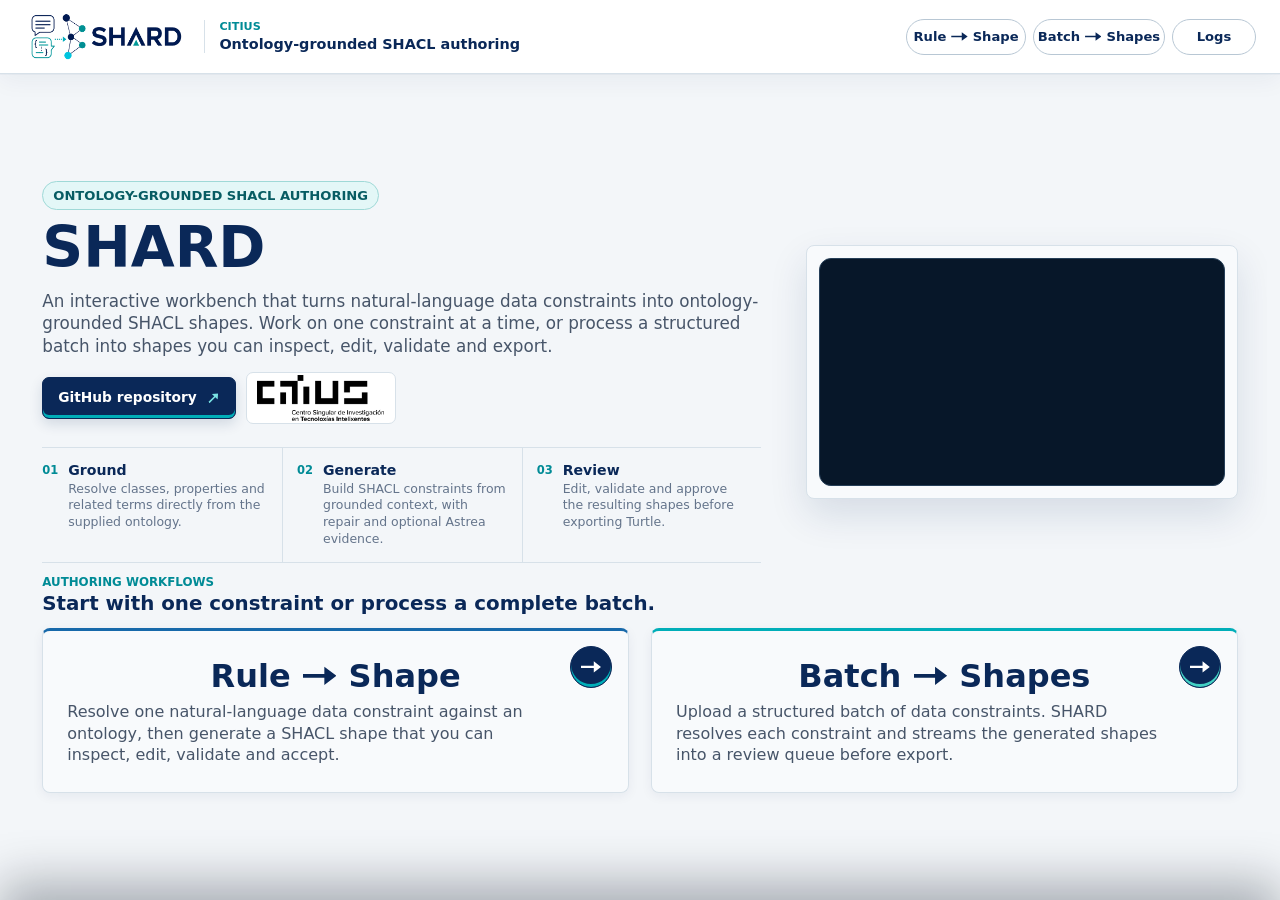
<file: frontend/index.html>
<!doctype html>
<html lang="en">
  <head>
    <meta charset="utf-8">
    <meta name="viewport" content="width=device-width, initial-scale=1">
    <title>SHARD — Ontology-grounded SHACL authoring</title>
    <link rel="stylesheet" href="css/base.css?v=1">
    <link rel="stylesheet" href="css/workspace.css?v=1">
    <link rel="stylesheet" href="css/editor.css?v=1">
    <link rel="stylesheet" href="css/logs.css?v=1">
    <link rel="stylesheet" href="css/layout.css?v=1">
    <link rel="stylesheet" href="css/support-panels.css?v=1">
    <link rel="stylesheet" href="css/theme.css?v=1">
  </head>
  <body class="landing-page">
    <header class="topbar">
      <div class="brand">
        <a class="brand-logo-link" href="index.html" aria-label="SHARD home">
          <img class="brand-logo" src="assets/images/shard-logo.png" alt="SHARD">
        </a>
        <div class="brand-copy">
          <p class="eyebrow">CITIUS</p>
          <p class="brand-context">Ontology-grounded SHACL authoring</p>
        </div>
      </div>
      <nav class="topnav">
        <a class="navlink flow-label" href="rule.html"><span>Rule</span><span class="flow-arrow" aria-hidden="true"></span><span>Shape</span></a>
        <a class="navlink flow-label" href="batch.html"><span>Batch</span><span class="flow-arrow" aria-hidden="true"></span><span>Shapes</span></a>
        <button class="logs-button" id="logs-toggle" type="button">
          <span>Logs</span><span class="logs-count" id="logs-count" hidden>0</span>
        </button>
      </nav>
    </header>

    <main class="landing">
      <section class="hero">
        <div class="hero-main">
          <div class="hero-copy">
            <p class="hero-kicker">Ontology-grounded SHACL authoring</p>
            <h1 class="hero-title">SHARD</h1>
            <p class="lead">
              An interactive workbench that turns natural-language data constraints into ontology-grounded
              SHACL shapes. Work on one constraint at a time, or process a structured batch into shapes you can
              inspect, edit, validate and export.
            </p>
            <div class="hero-actions">
              <a class="github-repository-link" href="https://github.com/citiususc/shard" target="_blank" rel="noopener noreferrer">
                <span>GitHub repository</span>
                <span class="external-link-arrow" aria-hidden="true"></span>
              </a>
              <div class="institutional-mark" title="Centro Singular de Investigación en Tecnoloxías Intelixentes">
                <img src="assets/images/citius-logo.png" alt="CITIUS — Centro Singular de Investigación en Tecnoloxías Intelixentes">
              </div>
            </div>
            <div class="authoring-stages" aria-label="SHARD authoring process">
              <div class="authoring-stage">
                <span class="stage-number" aria-hidden="true">01</span>
                <div>
                  <strong>Ground</strong>
                  <p>Resolve classes, properties and related terms directly from the supplied ontology.</p>
                </div>
              </div>
              <div class="authoring-stage">
                <span class="stage-number" aria-hidden="true">02</span>
                <div>
                  <strong>Generate</strong>
                  <p>Build SHACL constraints from grounded context, with repair and optional Astrea evidence.</p>
                </div>
              </div>
              <div class="authoring-stage">
                <span class="stage-number" aria-hidden="true">03</span>
                <div>
                  <strong>Review</strong>
                  <p>Edit, validate and approve the resulting shapes before exporting Turtle.</p>
                </div>
              </div>
            </div>
          </div>

          <div class="hero-preview" aria-label="SHARD demonstration video">
            <div class="demo-video">
              <iframe
                src="https://www.youtube-nocookie.com/embed/vw8aP3dj26g"
                title="SHARD demonstration video"
                loading="lazy"
                allow="accelerometer; autoplay; clipboard-write; encrypted-media; gyroscope; picture-in-picture; web-share"
                referrerpolicy="strict-origin-when-cross-origin"
                allowfullscreen></iframe>
            </div>
          </div>
        </div>

        <section class="workflow-section" aria-labelledby="workflow-heading">
          <div class="workflow-heading">
            <div>
              <p>Authoring workflows</p>
              <h2 id="workflow-heading">Start with one constraint or process a complete batch.</h2>
            </div>
          </div>
          <div class="cards workflow-cards">
            <a class="card workflow-card" href="rule.html">
              <span class="card-arrow" aria-hidden="true"></span>
              <h3 class="flow-label"><span>Rule</span><span class="flow-arrow" aria-hidden="true"></span><span>Shape</span></h3>
              <p>Resolve one natural-language data constraint against an ontology, then generate a SHACL shape
                 that you can inspect, edit, validate and accept.</p>
            </a>
            <a class="card workflow-card" href="batch.html">
              <span class="card-arrow" aria-hidden="true"></span>
              <h3 class="flow-label"><span>Batch</span><span class="flow-arrow" aria-hidden="true"></span><span>Shapes</span></h3>
              <p>Upload a structured batch of data constraints. SHARD resolves each constraint and streams the
                 generated shapes into a review queue before export.</p>
            </a>
          </div>
        </section>
      </section>
    </main>

    <section class="logs-drawer" id="logs-drawer" aria-label="Execution logs">
      <div class="logs-drawer-bar">
        <span id="logs-title">Execution logs</span>
        <div class="logs-toolbar">
          <input class="logs-search" id="logs-search" type="search" placeholder="Search logs" aria-label="Search execution logs">
          <select class="logs-level" id="logs-level" aria-label="Filter execution logs by level">
            <option value="all">All levels</option>
            <option value="issues">Issues</option>
            <option value="errors">Errors</option>
          </select>
          <label class="logs-autoscroll"><input id="logs-autoscroll" type="checkbox" checked>Auto-scroll</label>
          <button id="logs-copy" type="button">Copy</button>
          <button id="logs-clear" type="button">Clear</button>
          <button id="logs-close" type="button">Close</button>
        </div>
      </div>
      <div class="logs-content" id="logs-content" aria-live="polite"></div>
    </section>

    <script src="js/core.js?v=1"></script>
    <script src="js/logs.js?v=1"></script>
    <script src="js/turtle.js?v=1"></script>
    <script src="js/models.js?v=1"></script>
    <script src="js/ontology.js?v=1"></script>
    <script src="js/shapes.js?v=1"></script>
    <script src="js/export.js?v=1"></script>
  </body>
</html>
</file>
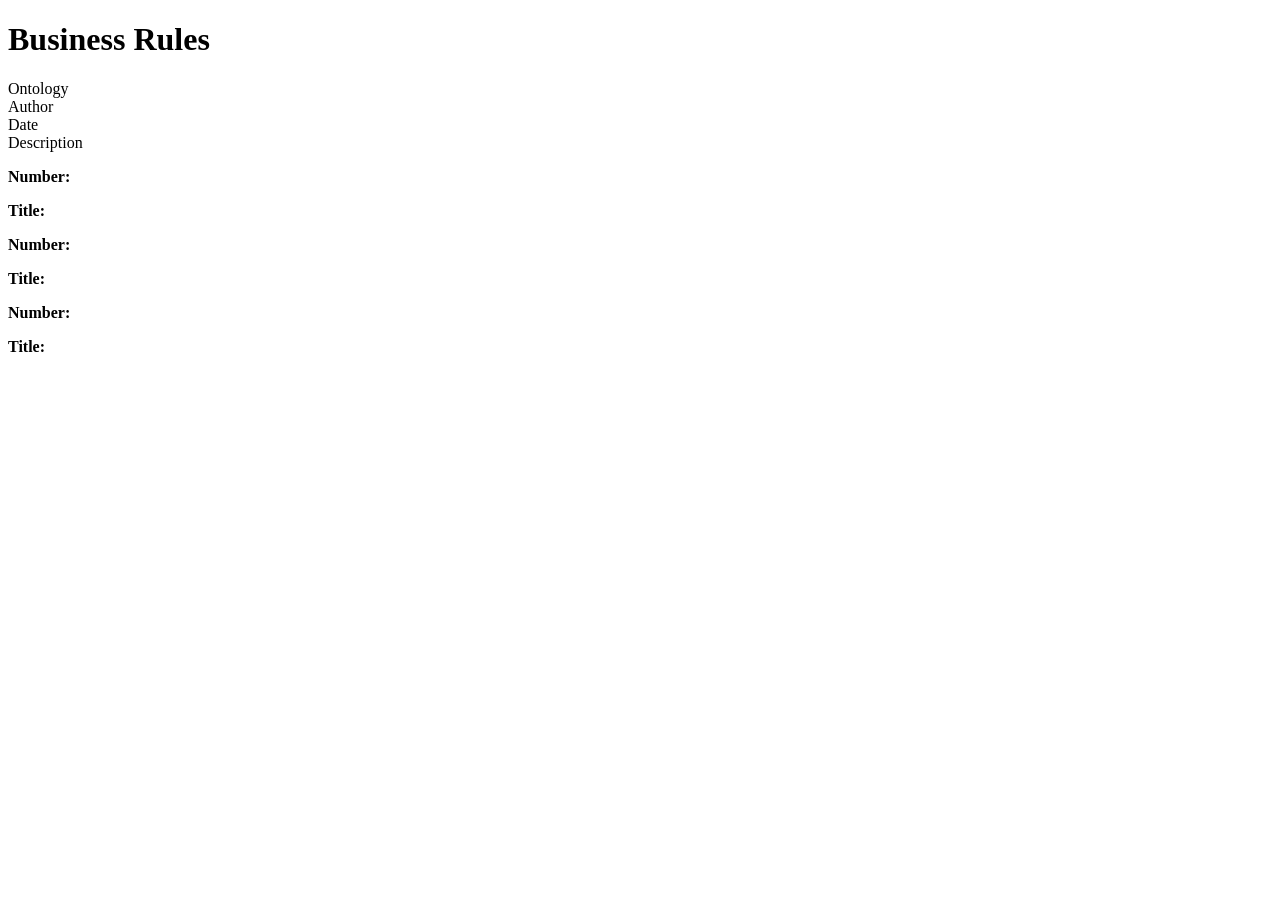
<file: frontend/templates/business_rules_template.html>
<!doctype html>
<html lang="en">
<head>
  <meta charset="utf-8">
  <title>Business Rules</title>
  <!--
    SHARD — Business rules template (HTML)

    How to use:
      1. Optionally fill in the metadata block (.metadata).
      2. Add one <section class="rule"> per business rule (copy the block as
         many times as needed). Keep the class names and data-field labels.
      3. The business rule text may span multiple sentences or paragraphs.
      4. Do NOT rename the classes (metadata, rule, number, title,
         business-rule): the parser relies on them.

    Structure (must match the Markdown template):
      - .metadata:  optional ontology / author / date / description
      - .rule (repeatable): number, title, business-rule
  -->
</head>
<body>

  <header class="metadata">
    <h1>Business Rules</h1>
    <dl>
      <dt>Ontology</dt><dd class="ontology"></dd>
      <dt>Author</dt><dd class="author"></dd>
      <dt>Date</dt><dd class="date"></dd>
      <dt>Description</dt><dd class="description"></dd>
    </dl>
  </header>

  <main>

    <section class="rule">
      <p class="number"><strong>Number:</strong> </p>
      <p class="title"><strong>Title:</strong> </p>
      <div class="business-rule">
        <p></p>
      </div>
    </section>

    <section class="rule">
      <p class="number"><strong>Number:</strong> </p>
      <p class="title"><strong>Title:</strong> </p>
      <div class="business-rule">
        <p></p>
      </div>
    </section>

    <section class="rule">
      <p class="number"><strong>Number:</strong> </p>
      <p class="title"><strong>Title:</strong> </p>
      <div class="business-rule">
        <p></p>
      </div>
    </section>

  </main>

</body>
</html>
</file>
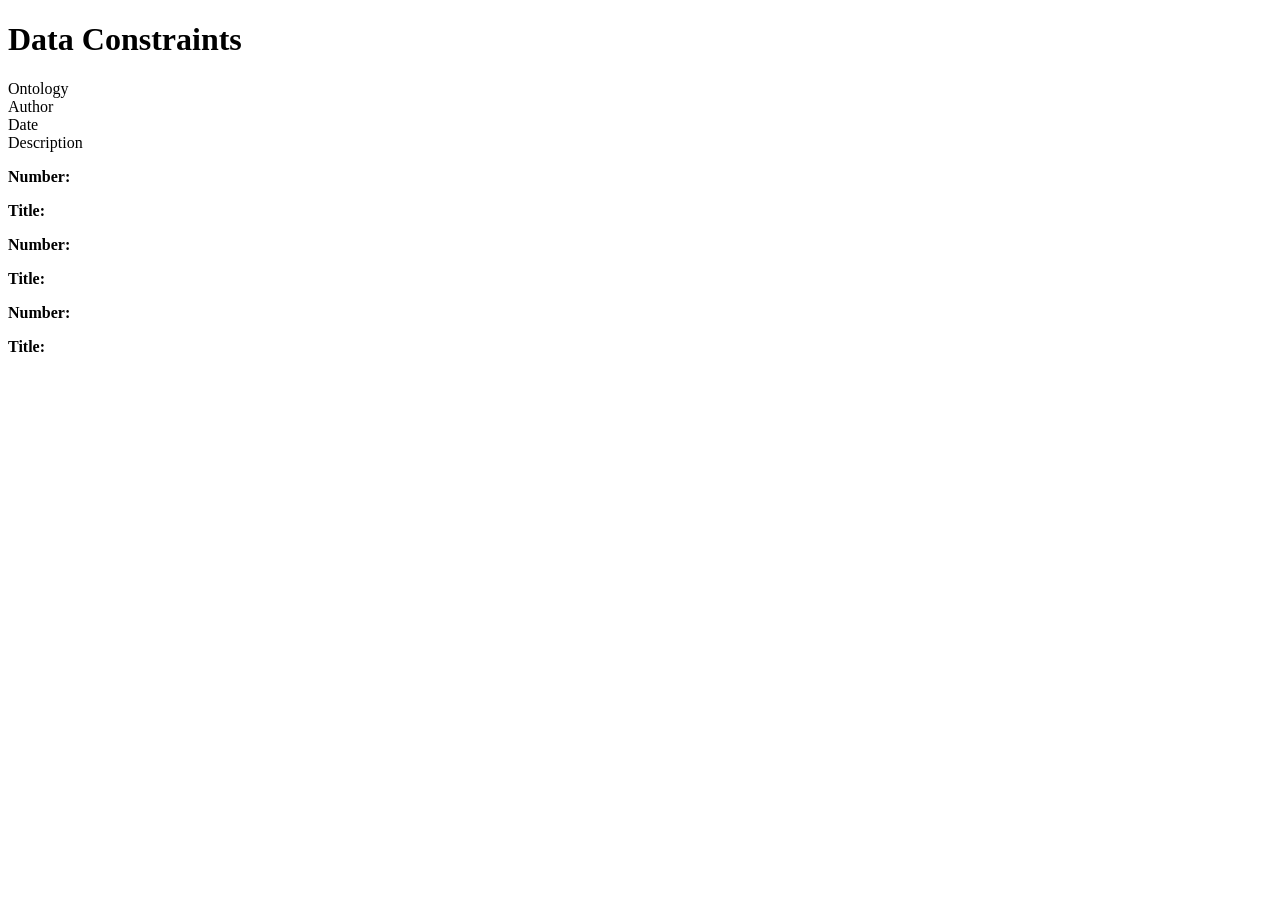
<file: frontend/templates/data_constraints_template.html>
<!doctype html>
<html lang="en">
<head>
  <meta charset="utf-8">
  <title>Data Constraints</title>
  <!--
    SHARD — Data constraints template (HTML)

    How to use:
      1. Optionally fill in the metadata block (.metadata).
      2. Add one <section class="rule"> per data constraint (copy the block as
         many times as needed). Keep the class names and data-field labels.
      3. The data constraint text may span multiple sentences or paragraphs.
      4. Do NOT rename the classes (metadata, rule, number, title,
         data-constraint): the parser relies on them.

    Structure (must match the Markdown template):
      - .metadata:  optional ontology / author / date / description
      - .rule (repeatable): number, title, data-constraint
  -->
</head>
<body>

  <header class="metadata">
    <h1>Data Constraints</h1>
    <dl>
      <dt>Ontology</dt><dd class="ontology"></dd>
      <dt>Author</dt><dd class="author"></dd>
      <dt>Date</dt><dd class="date"></dd>
      <dt>Description</dt><dd class="description"></dd>
    </dl>
  </header>

  <main>

    <section class="rule">
      <p class="number"><strong>Number:</strong> </p>
      <p class="title"><strong>Title:</strong> </p>
      <div class="data-constraint">
        <p></p>
      </div>
    </section>

    <section class="rule">
      <p class="number"><strong>Number:</strong> </p>
      <p class="title"><strong>Title:</strong> </p>
      <div class="data-constraint">
        <p></p>
      </div>
    </section>

    <section class="rule">
      <p class="number"><strong>Number:</strong> </p>
      <p class="title"><strong>Title:</strong> </p>
      <div class="data-constraint">
        <p></p>
      </div>
    </section>

  </main>

</body>
</html>
</file>
<file: frontend/css/base.css>
/* SHARD base and landing styles. */

:root {
  color-scheme: light;
  --bg: #ffffff;
  --surface: #ffffff;
  --surface-soft: #f4f4f4;
  --ink: #050505;
  --muted: #5c5c5c;
  --line: #d7d7d7;
  --code-bg: #050505;
  --code-ink: #ffffff;
  --accent: #035dff;
  --accent-soft: #eaf1ff;
  --accent-2: #00a987;
  --shadow: 0 22px 70px rgba(5, 5, 5, 0.11);
  --ok: #1f7a32;
  --ok-soft: #e7f4ea;
  --err: #b00020;
  --err-soft: #fbe7ea;
  font-family: Inter, ui-sans-serif, system-ui, -apple-system, BlinkMacSystemFont, "Segoe UI", sans-serif;
}

* { box-sizing: border-box; }

body {
  margin: 0;
  min-height: 100vh;
  background:
    radial-gradient(circle at top left, rgba(3, 93, 255, 0.08), transparent 31rem),
    radial-gradient(circle at 78% 8%, rgba(0, 169, 135, 0.08), transparent 27rem),
    var(--bg);
  color: var(--ink);
  overflow-x: hidden;
}
button, input, select, textarea { font: inherit; min-width: 0; }
button { cursor: pointer; }
a { color: inherit; }

/* Top bar */
.topbar {
  min-height: 88px; padding: 14px 32px;
  display: flex; align-items: center; justify-content: space-between; gap: 24px;
  border-bottom: 2px solid var(--ink); background: rgba(255, 255, 255, 0.92);
  backdrop-filter: blur(14px);
}
.brand { display: flex; align-items: center; gap: 16px; min-width: 0; }
.brand-copy { display: flex; flex-direction: column; min-width: 0; }
.brand-logo-link {
  --brand-logo-width: clamp(168px, 14vw, 195px);
  position: relative;
  display: block;
  flex: 0 0 auto;
  width: var(--brand-logo-width);
  height: calc(var(--brand-logo-width) * 0.30383);
  overflow: hidden;
  text-decoration: none;
}
.brand-logo {
  display: block;
  width: 100%;
  height: auto;
}
.brand-context {
  margin: 0;
  font-size: clamp(0.82rem, 1.1vw, 1rem);
  font-weight: 800;
  line-height: 1.15;
  white-space: nowrap;
}
.eyebrow { margin: 0 0 4px; font-weight: 800; text-transform: uppercase; font-size: 0.74rem; }
h1 { margin: 0; font-size: clamp(1.2rem, 1.7vw, 1.7rem); line-height: 1.15; }
h2 { margin: 0; font-size: 1rem; }
p { margin-top: 0; }

.topnav { display: flex; flex: 0 0 auto; flex-wrap: nowrap; justify-content: flex-end; gap: 8px; align-items: center; }
.navlink {
  text-decoration: none; border: 1px solid var(--ink); border-radius: 999px;
  padding: 8px 14px; font-weight: 800; font-size: 0.82rem; background: rgba(255, 255, 255, 0.82);
  transition: transform 0.12s ease, background 0.12s ease, box-shadow 0.12s ease;
}
.navlink:hover { transform: translateY(-1px); box-shadow: 0 7px 18px rgba(5, 5, 5, 0.09); }
.navlink.active { background: var(--ink); color: var(--surface); }

.tag {
  white-space: nowrap; border: 1px solid var(--line); background: var(--surface);
  padding: 6px 10px; border-radius: 999px; font-size: 0.78rem; font-weight: 700;
}

/* Landing */
.landing {
  width: min(98vw, 1680px);
  max-width: 1680px;
  min-height: calc(100vh - 92px);
  margin: 0 auto;
  padding: clamp(8px, 1.2vh, 14px) 0;
  display: grid;
  align-content: center;
  align-items: center;
}
.hero {
  position: relative;
  display: grid;
  grid-template-rows: minmax(0, 1fr) auto;
  gap: clamp(10px, 1.4vh, 16px);
  align-items: stretch;
  min-height: 0;
  min-height: min(820px, calc(100vh - 116px));
  padding: clamp(18px, 2.3vw, 32px);
  border: 2px solid var(--ink);
  border-radius: 24px;
  background:
    linear-gradient(135deg, rgba(255, 255, 255, 0.96), rgba(244, 248, 255, 0.92)),
    var(--surface);
  box-shadow: var(--shadow);
  overflow: hidden;
}
.hero-main {
  position: relative;
  z-index: 1;
  display: grid;
  grid-template-columns: minmax(0, 1.25fr) minmax(390px, 0.75fr);
  gap: clamp(28px, 3.5vw, 56px);
  align-items: center;
  min-height: 0;
}
.hero::before {
  content: "";
  position: absolute;
  inset: auto -12% -50% 42%;
  height: 72%;
  border-radius: 50%;
  background: radial-gradient(circle, rgba(3, 93, 255, 0.16), transparent 68%);
  pointer-events: none;
}
.hero-copy, .hero-preview { position: relative; z-index: 1; }
.hero-kicker {
  display: inline-flex;
  width: fit-content;
  margin: 0 0 10px;
  border: 1px solid rgba(3, 93, 255, 0.26);
  border-radius: 999px;
  padding: 6px 10px;
  background: var(--accent-soft);
  color: #0644b3;
  font-size: 0.86rem;
  font-weight: 900;
  letter-spacing: 0.02em;
  text-transform: uppercase;
}
.hero-title {
  max-width: 1040px;
  margin: 0;
  font-size: clamp(2.7rem, 4.5vw, 5.35rem);
  line-height: 0.92;
  letter-spacing: 0;
}
.landing p.lead { color: var(--muted); font-size: clamp(1.08rem, 1.35vw, 1.3rem); line-height: 1.34; max-width: 860px; margin: 14px 0 0; }
.hero-preview {
  justify-self: end;
  width: min(100%, 640px);
  padding: 12px;
  border: 1px solid rgba(5, 5, 5, 0.08);
  border-radius: 20px;
  background: rgba(255, 255, 255, 0.52);
  box-shadow: 0 18px 48px rgba(3, 93, 255, 0.12);
}
.demo-video {
  position: relative;
  width: 100%;
  aspect-ratio: 16 / 9;
  overflow: hidden;
  border: 1px solid #1f2937;
  border-radius: 12px;
  background: var(--code-bg);
}
.demo-video iframe {
  position: absolute;
  inset: 0;
  width: 100%;
  height: 100%;
  border: 0;
}
.authoring-stages {
  display: grid;
  grid-template-columns: repeat(3, minmax(0, 1fr));
  margin-top: clamp(18px, 2.5vh, 28px);
  border-top: 1px solid var(--line);
  border-bottom: 1px solid var(--line);
}
.authoring-stage {
  display: grid;
  grid-template-columns: auto minmax(0, 1fr);
  gap: 10px;
  min-width: 0;
  padding: 14px 14px 14px 0;
}
.authoring-stage + .authoring-stage {
  border-left: 1px solid var(--line);
  padding-left: 14px;
}
.stage-number {
  color: var(--accent-strong);
  font-size: 0.72rem;
  font-weight: 900;
  line-height: 1.5;
}
.authoring-stage strong {
  display: block;
  margin-bottom: 3px;
  color: var(--ink);
  font-size: 0.88rem;
}
.authoring-stage p {
  margin: 0;
  color: var(--muted);
  font-size: 0.78rem;
  line-height: 1.34;
}
.preview-window {
  border: 1px solid #1f2937;
  border-radius: 16px;
  background: #0d1117;
  color: #c9d1d9;
  padding: 18px;
  overflow: hidden;
}
.preview-dots { display: flex; gap: 8px; margin-bottom: 16px; }
.preview-dots span { width: 11px; height: 11px; border-radius: 50%; background: #30363d; }
.preview-dots span:nth-child(1) { background: #ff7b72; }
.preview-dots span:nth-child(2) { background: #ffa657; }
.preview-dots span:nth-child(3) { background: #7ee787; }
.preview-line { color: #8b949e; font-size: 1rem; line-height: 1.38; }
.preview-line.strong { color: #f0f6fc; font-weight: 900; text-transform: uppercase; font-size: 0.82rem; letter-spacing: 0.08em; }
.preview-flow {
  display: grid;
  grid-template-columns: repeat(3, 1fr);
  gap: 8px;
  margin: 16px 0;
}
.preview-flow span {
  border: 1px solid #30363d;
  border-radius: 999px;
  padding: 10px 4px;
  color: #a5d6ff;
  text-align: center;
  font-size: 0.82rem;
  font-weight: 900;
}
.preview-code {
  margin: 0;
  border-radius: 12px;
  background: rgba(255, 255, 255, 0.04);
  color: #d2a8ff;
  padding: 16px;
  font-family: "SFMono-Regular", Consolas, "Liberation Mono", monospace;
  font-size: 0.9rem;
  line-height: 1.48;
  white-space: pre-wrap;
  max-height: 195px;
  overflow: hidden;
}
.cards { display: grid; grid-template-columns: 1fr 1fr; gap: 22px; margin-top: 0; }
@media (max-width: 960px) {
  .landing { min-height: auto; }
  .hero { min-height: auto; }
  .hero-main { grid-template-columns: 1fr; }
  .hero-preview { max-width: 640px; }
  .feature-grid { grid-template-columns: 1fr; }
}
@media (min-width: 1800px) and (min-height: 1000px) {
  .landing {
    width: min(90vw, 2260px);
    max-width: 2260px;
    padding: clamp(18px, 1.8vh, 28px) 0;
  }
  .hero {
    min-height: min(1120px, calc(100vh - 156px));
    gap: clamp(26px, 2.2vh, 40px);
    padding: clamp(46px, 3vw, 72px);
    border-radius: 30px;
  }
  .hero-main {
    grid-template-columns: minmax(0, 1.15fr) minmax(560px, 0.85fr);
    gap: clamp(54px, 4vw, 96px);
  }
  .hero-kicker {
    margin-bottom: 16px;
    padding: 9px 16px;
    font-size: clamp(0.95rem, 0.7vw, 1.1rem);
  }
  .hero-title {
    max-width: 1320px;
    font-size: clamp(4.8rem, 5vw, 7.8rem);
    line-height: 0.9;
  }
  .landing p.lead {
    max-width: 1120px;
    margin-top: 24px;
    font-size: clamp(1.25rem, 1vw, 1.55rem);
    line-height: 1.42;
  }
  .hero-preview {
    width: min(100%, 820px);
    padding: 16px;
    border-radius: 26px;
  }
  .preview-window {
    border-radius: 20px;
    padding: 24px;
  }
  .preview-dots {
    gap: 10px;
    margin-bottom: 22px;
  }
  .preview-dots span {
    width: 14px;
    height: 14px;
  }
  .preview-line {
    font-size: clamp(1.1rem, 0.82vw, 1.28rem);
  }
  .preview-line.strong {
    font-size: clamp(0.9rem, 0.7vw, 1.04rem);
  }
  .preview-flow {
    gap: 12px;
    margin: 22px 0;
  }
  .preview-flow span {
    padding: 13px 8px;
    font-size: clamp(0.9rem, 0.66vw, 1.05rem);
  }
  .preview-code {
    max-height: 320px;
    padding: 22px;
    font-size: clamp(1rem, 0.82vw, 1.22rem);
    line-height: 1.5;
  }
  .cards {
    gap: 28px;
  }
  .workflow-card {
    min-height: clamp(255px, 20vh, 340px);
    padding: 32px 38px;
    border-radius: 22px;
  }
  .workflow-card h3 {
    font-size: clamp(2.25rem, 1.8vw, 3rem);
  }
  .card p {
    font-size: clamp(1.08rem, 0.86vw, 1.28rem);
    line-height: 1.42;
  }
  .card .step {
    font-size: clamp(0.82rem, 0.62vw, 0.98rem);
  }
  .card-list {
    gap: 10px 18px;
    margin-top: 18px;
    font-size: clamp(0.98rem, 0.72vw, 1.12rem);
  }
  .card-list li {
    padding-left: 22px;
  }
  .card-list li::before {
    top: 0.6em;
    width: 10px;
    height: 10px;
  }
  .card-arrow {
    top: 24px;
    right: 24px;
    width: 52px;
    height: 52px;
    font-size: 1.35rem;
  }
}
@media (min-width: 961px) and (max-height: 760px) {
  .topbar { min-height: 78px; padding: 10px 32px; }
  .brand-logo-link { --brand-logo-width: clamp(166px, 13vw, 190px); }
  h1 { font-size: clamp(1.08rem, 1.45vw, 1.48rem); }
  .landing {
    width: min(98vw, 1440px);
    min-height: calc(100vh - 78px);
    padding: 8px 0 10px;
  }
  .hero {
    min-height: min(675px, calc(100vh - 102px));
    gap: 12px;
    padding: 16px 28px;
    border-radius: 20px;
  }
  .hero-main {
    grid-template-columns: minmax(0, 1.1fr) minmax(360px, 0.9fr);
    gap: 24px;
  }
  .hero-kicker {
    margin-bottom: 7px;
    padding: 5px 9px;
    font-size: 0.72rem;
  }
  .hero-title {
    font-size: clamp(2.25rem, 3.55vw, 3.55rem);
    line-height: 0.98;
  }
  .landing p.lead {
    max-width: 720px;
    margin-top: 8px;
    font-size: 0.98rem;
    line-height: 1.38;
  }
  .hero-preview { padding: 7px; }
  .preview-window { padding: 10px; border-radius: 14px; }
  .preview-dots { margin-bottom: 8px; }
  .preview-line { font-size: 0.78rem; }
  .preview-line.strong { font-size: 0.68rem; }
  .preview-flow { margin: 7px 0; }
  .preview-flow span { padding: 7px 4px; font-size: 0.68rem; }
  .preview-code {
    max-height: none;
    padding: 8px;
    font-size: 0.62rem;
    line-height: 1.28;
  }
}
@media (max-width: 760px) {
  .cards { grid-template-columns: 1fr; }
  .authoring-stages { grid-template-columns: 1fr; }
  .authoring-stage { padding: 11px 0; }
  .authoring-stage + .authoring-stage {
    border-top: 1px solid var(--line);
    border-left: 0;
    padding-left: 0;
  }
}
.card {
  display: block; text-decoration: none; border: 2px solid var(--ink); border-radius: 12px;
  padding: 24px; background: var(--surface); transition: transform 0.12s ease, box-shadow 0.12s ease;
}
.card:hover { transform: translateY(-2px); box-shadow: 0 16px 34px rgba(5, 5, 5, 0.09); }
.card h2 { font-size: 1.25rem; margin-bottom: 6px; }
.card p { color: var(--muted); line-height: 1.36; margin: 0; }
.card .step { font-weight: 900; text-transform: uppercase; font-size: 0.72rem; }
.workflow-section {
  display: grid;
  gap: 12px;
}
.workflow-heading {
  display: block;
}
.workflow-heading > div > p {
  margin: 0 0 4px;
  color: var(--accent-strong);
  font-size: 0.74rem;
  font-weight: 900;
  text-transform: uppercase;
}
.workflow-heading h2 {
  max-width: 760px;
  margin: 0;
  color: var(--ink);
  font-size: clamp(1.2rem, 1.55vw, 1.65rem);
  line-height: 1.15;
}
.workflow-cards { margin-top: 0; }
.workflow-card {
  position: relative;
  min-height: clamp(165px, 18vh, 205px);
  display: flex;
  flex-direction: column;
  justify-content: center;
  padding: 18px 24px;
  border-radius: 16px;
  background:
    linear-gradient(180deg, rgba(255, 255, 255, 0.98), rgba(247, 250, 255, 0.94));
}
.workflow-card > p {
  max-width: calc(100% - 54px);
}
.workflow-card:nth-child(2) {
  background:
    linear-gradient(180deg, rgba(255, 255, 255, 0.98), rgba(244, 255, 251, 0.94));
}
.workflow-card h3 {
  margin: 0 0 6px;
  font-size: clamp(1.65rem, 2.1vw, 2.35rem);
  letter-spacing: 0;
}
.card-arrow {
  position: absolute;
  right: 16px;
  top: 15px;
  width: 42px;
  height: 42px;
  display: grid;
  place-items: center;
  border: 1px solid var(--ink);
  border-radius: 999px;
  background: var(--ink);
  color: var(--surface);
  font-weight: 900;
  font-size: 1.12rem;
}
.card-list {
  display: flex;
  flex-wrap: wrap;
  gap: 6px 11px;
  margin: 10px 0 0;
  padding: 0;
  list-style: none;
  color: var(--muted);
  font-size: 0.96rem;
}
.card-list li {
  position: relative;
  padding-left: 16px;
}
.card-list li::before {
  content: "";
  position: absolute;
  left: 0;
  top: 0.58em;
  width: 7px;
  height: 7px;
  border-radius: 50%;
  background: var(--accent);
}
.workflow-card:nth-child(2) .card-list li::before { background: var(--accent-2); }

@media (min-width: 961px) and (max-height: 760px) {
  .workflow-card {
    min-height: clamp(150px, 19vh, 178px);
    padding: 14px 20px;
  }
  .workflow-card h3 { font-size: 1.5rem; }
  .card p { font-size: 0.98rem; line-height: 1.3; }
  .card-arrow {
    top: 13px;
    right: 14px;
    width: 32px;
    height: 32px;
  }
}
.feature-grid {
  display: grid;
  grid-template-columns: repeat(3, 1fr);
  gap: 16px;
  margin-top: 18px;
}
.feature-card {
  border: 1px solid var(--line);
  border-radius: 18px;
  background: rgba(255, 255, 255, 0.72);
  padding: 20px;
}
.feature-icon {
  display: inline-grid;
  place-items: center;
  width: 36px;
  height: 36px;
  margin-bottom: 14px;
  border-radius: 12px;
  background: var(--ink);
  color: var(--surface);
  font-size: 0.75rem;
  font-weight: 900;
}
.feature-card h2 { font-size: 1.04rem; margin-bottom: 8px; }
.feature-card p { color: var(--muted); line-height: 1.55; margin: 0; font-size: 0.92rem; }
</file>
<file: frontend/css/workspace.css>
/* SHARD workspace components. */

/* Workspace */
.workspace {
  display: grid; grid-template-columns: minmax(300px, 360px) 1fr;
  min-height: calc(100vh - 96px); min-width: 0;
}
.rail { border-right: 2px solid var(--ink); background: #fff; padding: 22px; min-width: 0; overflow-x: hidden; overflow-y: auto; }
.panel-heading, .section-title { display: flex; align-items: center; justify-content: space-between; gap: 12px; }

.field-label { display: block; margin: 16px 0 7px; color: var(--muted); font-size: 0.76rem; font-weight: 800; text-transform: uppercase; }

.input, .file-drop, .textarea, .code-editor {
  width: 100%; border: 1px solid var(--line); border-radius: 8px;
  background: var(--surface); color: var(--ink); outline: none;
}
.input { height: 42px; padding: 0 12px; }
select.input { padding: 0 8px; }
.textarea { min-height: 112px; padding: 12px; resize: vertical; line-height: 1.45; }
.textarea.compact { min-height: 84px; }
.textarea.large { min-height: 150px; }
.input:focus, .textarea:focus, .code-editor:focus { border-color: var(--ink); box-shadow: 0 0 0 3px #e8e8e8; }

.file-input { display: none; }
.file-drop { min-height: 72px; display: grid; place-items: center; gap: 3px; padding: 14px; border-style: dashed; cursor: pointer; text-align: center; }
.file-drop span { font-weight: 900; }
.file-drop small, .microcopy { color: var(--muted); overflow-wrap: anywhere; }
.file-drop-title,
.file-import-button {
  display: inline-flex;
  align-items: center;
  justify-content: center;
  gap: 7px;
}
.upload-file-icon {
  width: 17px;
  height: 17px;
  flex: 0 0 17px;
  fill: none;
  stroke: currentColor;
  stroke-width: 2;
  stroke-linecap: round;
  stroke-linejoin: round;
}
.profile-file-drop .upload-file-icon {
  width: 15px;
  height: 15px;
  flex-basis: 15px;
}
.microcopy { margin: 8px 0 0; line-height: 1.4; font-size: 0.84rem; }
.namespace-label-row {
  display: flex;
  align-items: center;
  justify-content: space-between;
  gap: 8px;
  margin-top: 14px;
}
.namespace-label-row .field-label { margin: 0; }
.namespace-mini-panels {
  display: grid;
  gap: 8px;
  margin-top: 8px;
}
.namespace-mini-panel {
  min-width: 0;
  padding-top: 7px;
  border-top: 1px solid var(--line);
}
.namespace-mini-panel:first-child { padding-top: 12px; }
.namespace-mini-panel + .namespace-mini-panel { border-top: 0; }
.namespace-mini-title {
  display: flex;
  align-items: center;
  justify-content: space-between;
  gap: 6px;
  min-width: 0;
}
.namespace-mini-title h3 {
  margin: 0;
  overflow: hidden;
  font-size: 0.72rem;
  line-height: 1.1;
  text-overflow: ellipsis;
  white-space: nowrap;
}
.namespace-input-row {
  display: grid;
  grid-template-columns: minmax(0, 1fr) 74px;
  gap: 6px;
  margin-top: 5px;
}
.namespace-input-row label { min-width: 0; }
.namespace-input-row label > span {
  display: block;
  margin-bottom: 3px;
  color: var(--muted);
  font-size: 0.61rem;
  font-weight: 800;
  line-height: 1;
  text-transform: uppercase;
}
.namespace-input-row label:last-child > span {
  text-align: right;
  transform: translateY(1px);
}
.namespace-input-row .input {
  width: 100%;
  min-width: 0;
  height: 30px;
  min-height: 30px;
  padding: 0 8px;
}
#base-namespace {
  appearance: none;
  -webkit-appearance: none;
}
#base-namespace::-webkit-calendar-picker-indicator {
  display: none !important;
}
.namespace-source {
  flex: 0 0 auto;
  padding: 3px 7px;
  border: 1px solid var(--line);
  border-radius: 999px;
  color: var(--muted);
  background: var(--surface-soft);
  font-size: 0.66rem;
  font-weight: 800;
  line-height: 1;
  white-space: nowrap;
}
.namespace-source-detected,
.namespace-source-derived,
.namespace-source-declared_prefix,
.namespace-source-profile { border-color: #8ccca5; color: #176b3a; background: #edf9f1; }
.namespace-source-custom,
.namespace-source-prefixes { border-color: #e2bd76; color: #805400; background: #fff8e8; }
.namespace-summary { min-height: 18px; }
.namespace-summary-warning { color: #9a3412; font-weight: 700; }
.shape-namespace-row,
.shape-prefix-row { margin-top: 10px; }
#base-namespace,
#ontology-prefix,
#shape-namespace,
#shape-prefix { font-size: 0.8rem; }
.input:invalid { border-color: #b42318; }

.inline-panel { margin-top: 22px; padding-top: 16px; border-top: 1px solid var(--line); }
.rail .model-panel { margin-top: 12px; }
.provider-config { margin-top: 12px; }
.provider-switch .switch-button {
  display: flex;
  flex-direction: column;
  align-items: center;
  align-content: center;
  justify-content: center;
  grid-template-rows: auto auto;
  gap: 2px;
  padding: 3px 6px;
  line-height: 1;
}
.provider-switch .switch-button > span {
  font-size: 0.86rem;
  white-space: nowrap;
}
.provider-switch .switch-button > small {
  color: var(--muted);
  font-size: 0.63rem;
  font-weight: 750;
  line-height: 1;
  white-space: nowrap;
}
.provider-switch .switch-button.active > small { color: #d2d2d2; }
body.app-page .rail .model-panel [data-inference-setting][hidden] { display: none !important; }
.local-model-state {
  display: flex;
  align-items: center;
  gap: 5px;
  min-height: 15px;
  margin: 2px 0 4px;
  color: var(--muted);
  font-size: 0.67rem;
  font-weight: 750;
  line-height: 1.15;
}
.local-model-state[hidden],
.local-model-download[hidden] { display: none !important; }
.local-model-state::before {
  width: 7px;
  height: 7px;
  flex: 0 0 7px;
  border-radius: 50%;
  background: var(--muted);
  content: "";
}
.local-model-state[data-state="ready"] { color: var(--ok); }
.local-model-state[data-state="ready"]::before { background: var(--ok); }
.local-model-state[data-state="missing"] { color: var(--warn); }
.local-model-state[data-state="missing"]::before { background: var(--warn); }
.local-model-state[data-state="error"] { color: var(--err); }
.local-model-state[data-state="error"]::before { background: var(--err); }
.local-model-download {
  display: grid;
  grid-template-columns: minmax(0, 1fr) auto;
  align-items: center;
  gap: 7px;
  margin: 3px 0 6px;
}
.local-model-download progress {
  width: 100%;
  height: 6px;
  accent-color: var(--accent);
}
.local-model-download small {
  max-width: 112px;
  overflow: hidden;
  color: var(--muted);
  font-size: 0.63rem;
  text-overflow: ellipsis;
  white-space: nowrap;
}
.provider-unavailable-notice {
  margin-top: 12px;
  padding: 12px;
  border: 1px solid var(--line);
  border-left: 3px solid var(--ink);
  border-radius: 8px;
  background: var(--surface-soft);
}
.provider-unavailable-notice[hidden] { display: none !important; }
.provider-unavailable-notice p {
  margin: 0;
  color: var(--muted);
  font-size: 0.82rem;
  line-height: 1.4;
}
.provider-unavailable-notice a {
  display: inline-block;
  margin-top: 8px;
  color: var(--ink);
  font-size: 0.82rem;
  font-weight: 850;
  overflow-wrap: anywhere;
}
.custom-model-row {
  display: grid;
  grid-template-columns: minmax(92px, 0.75fr) minmax(0, 1fr) auto;
  gap: 8px;
  align-items: center;
}
.custom-model-row .secondary-button { min-height: 42px; }
.session-actions {
  display: grid;
  grid-template-columns: minmax(0, 1fr) minmax(0, 1fr) auto;
  gap: 8px;
  margin-top: 12px;
}
.session-actions .secondary-button {
  min-height: 36px;
  padding: 0 10px;
}
.session-toolbar {
  position: relative;
  margin-bottom: 14px;
  padding-bottom: 12px;
  border-bottom: 1px solid var(--line);
}
.session-toolbar .session-actions { margin-top: 0; }
.session-toolbar .session-note { margin-top: 6px; }
.session-toolbar .session-actions .secondary-button {
  padding: 0 6px !important;
  font-size: 0.72rem !important;
  white-space: nowrap;
}
.session-toolbar .file-import-button { gap: 4px; }
.session-toolbar .file-import-button .upload-file-icon {
  width: 14px;
  height: 14px;
  flex-basis: 14px;
}
.session-import-menu {
  position: absolute;
  z-index: 40;
  top: 42px;
  left: 0;
  width: min(330px, 100%);
  padding: 7px;
  border: 1px solid var(--line-strong, var(--line));
  border-radius: 8px;
  background: var(--surface);
  box-shadow: 0 14px 34px rgb(10 31 65 / 18%);
}
.session-import-menu[hidden] { display: none; }
.session-import-option {
  display: grid;
  width: 100%;
  min-height: 46px;
  padding: 7px 9px;
  border: 0;
  border-radius: 6px;
  background: transparent;
  color: var(--ink);
  text-align: left;
  cursor: pointer;
}
.session-import-option:hover,
.session-import-option:focus-visible {
  background: var(--surface-soft);
  outline: none;
}
.session-import-option:disabled { opacity: 0.55; cursor: wait; }
.session-import-option-title { font-size: 0.76rem; font-weight: 850; line-height: 1.2; }
.session-import-option-detail {
  margin-top: 3px;
  color: var(--muted);
  font-size: 0.68rem;
  line-height: 1.25;
}
.session-import-separator { height: 1px; margin: 5px 4px; background: var(--line); }
.session-import-heading {
  margin: 7px 9px 3px;
  color: var(--muted);
  font-size: 0.64rem;
  font-weight: 850;
  text-transform: uppercase;
}
.session-import-loading,
.session-import-error {
  margin: 0;
  padding: 9px;
  color: var(--muted);
  font-size: 0.72rem;
  line-height: 1.3;
}
.session-import-error { color: var(--danger, #a62b1f); }
.ontology-clear-button {
  width: auto;
  height: 30px;
  min-height: 30px;
  padding: 0 9px;
  font-size: 0.72rem;
}
.template-help {
  margin-top: 10px;
  padding: 10px 12px;
  border: 1px solid var(--line);
  border-radius: 10px;
  background: var(--surface-soft);
}
.template-help p {
  margin: 0;
  color: var(--muted);
  font-size: 0.82rem;
  line-height: 1.35;
}
.template-help code {
  color: var(--ink);
  font-size: 0.78rem;
  font-weight: 850;
}
.template-links {
  display: flex;
  flex-wrap: wrap;
  align-items: center;
  gap: 8px;
  margin-top: 10px;
}
.template-links span {
  color: var(--ink);
  font-size: 0.78rem;
  font-weight: 900;
}
.template-links a {
  border: 1px solid var(--line);
  border-radius: 999px;
  padding: 6px 10px;
  background: var(--surface-soft);
  color: var(--muted);
  font-size: 0.78rem;
  font-weight: 800;
  text-decoration: none;
}
.template-links a:hover {
  border-color: var(--ink);
  color: var(--ink);
}
.profile-file-list {
  display: grid;
  gap: 6px;
  min-height: 0;
  margin-top: 8px;
  overflow: auto;
}
.profile-file-item {
  display: grid;
  grid-template-columns: minmax(0, 1fr) auto auto;
  align-items: center;
  gap: 6px;
  width: 100%;
  min-height: 30px;
  padding: 4px 5px 4px 9px;
  border: 1px solid var(--line);
  border-radius: 8px;
  background: var(--surface-soft);
  font-size: 0.78rem;
}
.profile-file-item code {
  min-width: 0;
  overflow: hidden;
  text-overflow: ellipsis;
  white-space: nowrap;
}
.profile-file-item span {
  color: var(--muted);
  white-space: nowrap;
}
.profile-file-remove {
  display: grid;
  place-items: center;
  width: 22px;
  height: 22px;
  min-width: 22px;
  min-height: 22px;
  border: 1px solid var(--line);
  border-radius: 999px;
  background: var(--surface);
  color: var(--muted);
  font-size: 1rem;
  font-weight: 900;
  line-height: 1;
  padding: 0;
}
.profile-file-remove:hover {
  border-color: var(--err);
  color: var(--err);
  background: var(--err-soft);
}
.batch-progress-heading {
  display: flex;
  align-items: center;
  justify-content: flex-end;
  gap: 8px;
  min-width: 0;
}
.batch-progress-heading .progress-track {
  width: clamp(92px, 11vw, 170px);
  height: 10px;
  flex: 1 1 130px;
  margin-top: 0;
}
.batch-progress-heading .tag {
  padding: 4px 8px;
  font-size: 0.7rem;
}
.batch-progress-heading .danger-button {
  flex: 0 0 auto;
  width: auto;
  height: 28px;
  min-height: 28px;
  max-height: 28px;
  padding: 0 9px;
  font-size: 0.72rem;
}
.batch-progress-status {
  flex: 0 0 auto;
  margin-top: 6px;
  overflow: hidden;
  text-overflow: ellipsis;
  white-space: nowrap;
}
.danger-button {
  border-color: var(--err);
  color: var(--err);
}
.danger-button:not(:disabled):hover {
  background: var(--err-soft);
}
.compact-title {
  min-height: auto;
  margin-bottom: 7px;
}
.compact-title h3 {
  margin: 0;
  font-size: 0.82rem;
}
.microcopy.ok { color: var(--ok); }
.microcopy.error { color: var(--err); }

.switcher { display: grid; grid-template-columns: repeat(3, 1fr); margin-top: 18px; border: 1px solid var(--ink); border-radius: 8px; overflow: hidden; }
.switch-button { min-height: 38px; border: 0; border-right: 1px solid var(--ink); background: var(--surface); color: var(--ink); font-weight: 900; }
.switch-button:last-child { border-right: 0; }
.switch-button.active { background: var(--ink); color: var(--surface); }

.entity-list {
  display: grid;
  grid-auto-rows: max-content;
  align-content: start;
  gap: 10px;
  margin-top: 16px;
  max-height: 44vh;
  min-width: 0;
  overflow-y: auto;
  padding-right: 4px;
  scrollbar-gutter: stable;
}
.entity-card { width: 100%; text-align: left; border: 1px solid var(--line); background: var(--surface); border-radius: 8px; padding: 12px; color: var(--ink); overflow: hidden; }
.entity-card.active { border-color: var(--ink); background: var(--ink); color: var(--surface); }
.entity-card strong { display: block; margin-bottom: 4px; overflow-wrap: anywhere; }
.entity-card span { color: var(--muted); font-size: 0.82rem; display: block; overflow-wrap: anywhere; }
.entity-card.active span { color: #dcdcdc; }
.entity-card.ranked { position: relative; padding-left: 58px; }
.entity-card .entity-reason {
  display: block;
  margin-top: 5px;
  color: var(--muted);
  font-size: 0.76rem;
  font-style: normal;
  overflow-wrap: anywhere;
}
.entity-card.active .entity-reason { color: #dcdcdc; }
.entity-card.active .score { background: var(--surface); color: var(--ink); }
.ontology-search-row {
  display: grid;
  grid-template-columns: minmax(0, 1fr) auto auto;
  gap: 8px;
  align-items: center;
  margin-top: 12px;
}
.ontology-search-row button { white-space: nowrap; }

.section-title-actions,
.resolved-role-heading {
  display: flex;
  align-items: center;
  gap: 8px;
}
.shape-editor-block .section-title h2 {
  min-width: 0;
  overflow: hidden;
  text-overflow: ellipsis;
  white-space: nowrap;
}
.shape-editor-actions {
  flex: 0 0 auto;
  gap: 6px;
}
.shape-editor-actions button {
  width: 58px;
  min-width: 58px;
}
.shape-editor-actions #copy-shape {
  display: inline-flex;
  align-items: center;
  justify-content: center;
  text-align: center;
  line-height: 1;
  transition: border-color 150ms ease, color 150ms ease;
}
.shape-editor-actions #copy-shape.copy-feedback-active {
  border-color: var(--accent);
  color: var(--accent-strong);
}
.resolved-role-grid {
  display: grid;
  grid-template-columns: repeat(3, minmax(0, 1fr));
  gap: 0;
  min-height: 0;
  margin-top: 8px;
}
.resolved-terms-block .resolved-role-grid {
  flex: 1 1 auto;
  overflow: hidden;
}
body.rule-page .resolved-terms-block .resolved-role-grid { margin-top: 4px; }
body.rule-page .resolved-terms-block .resolved-role-heading { min-height: 28px; }
body.rule-page .resolved-terms-block .resolved-term-list {
  flex: 0 0 64px;
  height: 64px;
  min-height: 64px;
  max-height: 64px;
  margin-top: 2px;
}
body.rule-page .resolved-terms-block #generate-shape {
  flex: 0 0 28px;
  height: 28px;
  min-height: 28px;
  margin-top: 6px;
  padding: 0 10px;
  font-size: 0.72rem;
}
.resolved-role-group {
  display: flex;
  flex-direction: column;
  min-width: 0;
  min-height: 0;
  padding: 0 9px;
  border-left: 1px solid var(--line);
  transition: opacity 0.14s ease;
}
.resolved-role-group:first-child {
  padding-left: 0;
  border-left: 0;
}
.resolved-role-group:last-child { padding-right: 0; }
.resolved-role-heading {
  justify-content: space-between;
  align-items: flex-start;
  min-height: 32px;
  font-size: 0.76rem;
}
.resolved-role-title { display: grid; gap: 1px; min-width: 0; }
.resolved-role-title small {
  color: var(--muted);
  font-size: 0.61rem;
  font-weight: 600;
}
.resolved-role-heading .tag { padding: 4px 8px; }
.resolved-term-list {
  position: relative;
  display: grid;
  grid-auto-rows: max-content;
  flex: 1 1 auto;
  align-content: start;
  gap: 3px;
  min-height: 34px;
  max-height: 112px;
  margin-top: 4px;
  padding: 2px;
  border: 1px dashed var(--line);
  border-radius: 6px;
  background: var(--surface-soft);
  overflow-y: auto;
  scrollbar-gutter: stable;
  transition: border-color 0.14s ease, background 0.14s ease, box-shadow 0.14s ease;
}
.resolved-term-row {
  display: grid;
  grid-template-columns: minmax(0, 1fr) 20px;
  align-items: center;
  gap: 3px;
  min-width: 0;
  min-height: 27px;
  padding: 1px 1px 1px 6px;
  border: 1px solid var(--line);
  border-radius: 6px;
  background: var(--surface);
  cursor: grab;
  transition: border-color 0.14s ease, box-shadow 0.14s ease, opacity 0.14s ease;
}
.resolved-term-row:hover { border-color: var(--ink); }
.resolved-term-row:active { cursor: grabbing; }
.resolved-term-row.dragging { opacity: 0.42; }
.resolved-term-identity {
  min-width: 0;
}
.resolved-term-identity strong {
  display: block;
  overflow: hidden;
  text-overflow: ellipsis;
  white-space: nowrap;
}
.resolved-term-identity strong { font-size: 0.68rem; line-height: 1.05; }
.resolved-term-identity small {
  display: block;
  margin-top: 1px;
  color: var(--muted);
  font-size: 0.56rem;
  font-weight: 700;
  line-height: 1;
}
.resolved-term-remove.icon-button {
  width: 20px;
  min-height: 20px;
  padding: 0;
  border-color: transparent;
  background: transparent;
  font-size: 0.9rem;
  line-height: 1;
}
.resolved-term-remove.icon-button:hover { border-color: var(--ink); background: var(--surface-soft); }
.resolved-term-empty {
  align-self: center;
  margin: 0;
  padding: 2px;
  color: var(--muted);
  font-size: 0.72rem;
  text-align: center;
}
.resolved-role-group.drop-allowed .resolved-term-list {
  border-color: var(--accent);
  background: var(--accent-soft);
}
.resolved-role-group.drop-blocked .resolved-term-list {
  border-color: var(--err);
  background: var(--err-soft);
  cursor: not-allowed;
}
.resolved-role-group.drop-blocked .resolved-term-list::after {
  content: "Incompatible term type";
  position: absolute;
  inset: 0;
  z-index: 2;
  display: grid;
  place-items: center;
  padding: 4px;
  background: rgba(251, 231, 234, 0.96);
  color: var(--err);
  font-size: 0.64rem;
  font-weight: 800;
  text-align: center;
}
[data-target-role="focus_nodes"].drop-blocked .resolved-term-list::after {
  content: "Classes only";
}
[data-target-role="constraint_paths"].drop-blocked .resolved-term-list::after {
  content: "Properties only";
}
.resolved-role-group.is-drag-over .resolved-term-list {
  border-color: var(--accent);
  background: var(--surface);
  box-shadow: inset 0 0 0 2px var(--accent);
}

/* Canvas */
.canvas { min-width: 0; padding: 22px; }
.focus-layout { display: grid; grid-template-columns: minmax(320px, 0.9fr) minmax(400px, 1.1fr); gap: 18px; align-items: start; min-width: 0; }
.evidence-column, .editor-column { min-width: 0; }
.single-column { max-width: 920px; margin: 0 auto; }

.section-block { background: var(--surface); border: 1px solid var(--line); border-radius: 8px; padding: 18px; margin-bottom: 18px; min-width: 0; overflow: hidden; }

.metadata-grid { display: grid; grid-template-columns: repeat(3, minmax(0, 1fr)); gap: 10px; margin: 16px 0 12px; }
.metadata-grid div { background: var(--surface-soft); border-radius: 8px; padding: 10px; min-width: 0; }
dt { color: var(--muted); font-size: 0.7rem; text-transform: uppercase; font-weight: 800; }
dd { margin: 4px 0 0; overflow-wrap: anywhere; font-weight: 700; font-size: 0.88rem; }

.rule-cards, .accepted-list { display: grid; gap: 10px; margin-top: 14px; }
.score { position: absolute; left: 12px; top: 12px; width: 34px; height: 34px; display: grid; place-items: center; border-radius: 50%; background: var(--ink); color: var(--surface); font-weight: 900; font-size: 0.76rem; }

/* Buttons */
.primary-button, .secondary-button, .text-button, .icon-button { border-radius: 8px; min-height: 38px; border: 1px solid transparent; padding: 0 14px; font-weight: 800; }
.primary-button { background: var(--ink); color: #fff; }
.primary-button:disabled, .secondary-button:disabled { opacity: 0.4; cursor: not-allowed; }
.secondary-button, .text-button, .icon-button { background: var(--surface); color: var(--ink); border-color: var(--ink); }
.icon-button { width: 38px; padding: 0; font-size: 1.1rem; }
.full-width { width: 100%; margin-top: 14px; }
.code-editor { min-height: 300px; margin-top: 12px; padding: 16px; resize: vertical; background: var(--code-bg); color: var(--code-ink); font-family: "SFMono-Regular", Consolas, "Liberation Mono", monospace; font-size: 0.86rem; line-height: 1.55; }

.validation-panel { margin-top: 8px; border-radius: 8px; padding: 8px 10px; background: var(--surface-soft); color: var(--muted); line-height: 1.35; overflow-wrap: anywhere; white-space: pre-wrap; }
.validation-panel.ok { background: var(--ok-soft); color: var(--ok); border: 1px solid var(--ok); }
.validation-panel.error { background: var(--err-soft); color: var(--err); border: 1px solid var(--err); }
.validation-panel.backend {
  background: #fff8e6;
  color: #7a4b00;
  border: 1px solid #d99500;
}
.validation-panel.backend.error {
  background: #fff1d6;
  color: #6f3900;
  border-color: #c77800;
}
.validation-panel.shape-error {
  background: var(--err-soft);
  color: var(--err);
  border: 1px solid var(--err);
}
.validation-panel.prefix-error {
  background: #eef4ff;
  color: #16427a;
  border: 1px solid #4b82d8;
}

.accepted-item { min-height: 42px; background: var(--surface-soft); border-radius: 8px; padding: 10px; display: flex; justify-content: space-between; gap: 12px; align-items: center; }
.accepted-item code { overflow-wrap: anywhere; font-size: 0.82rem; }

/* Batch progress + queue */
.progress-track { width: 100%; height: 14px; margin-top: 8px; border: 1px solid var(--ink); border-radius: 999px; background: var(--surface-soft); overflow: hidden; }
.progress-fill { height: 100%; width: 0%; background: var(--ink); transition: width 0.25s ease; }

.queue-list {
  --queue-card-height: 68px;
  display: grid;
  grid-auto-rows: var(--queue-card-height);
  align-content: start;
  gap: 8px;
  margin-top: 12px;
  max-height: calc((var(--queue-card-height) * 5) + (8px * 4) + 8px);
  overflow-y: auto;
  padding: 0 4px 8px 0;
  scroll-padding-bottom: 8px;
}
.queue-card { width: 100%; height: var(--queue-card-height); min-height: var(--queue-card-height); max-height: var(--queue-card-height); text-align: left; border: 1px solid var(--line); border-left: 4px solid var(--line); background: var(--surface); border-radius: 8px; padding: 9px 12px; color: var(--ink); overflow: hidden; display: grid; grid-template-columns: minmax(0, 1fr) auto; gap: 5px 10px; align-items: center; }
.queue-card:hover { border-color: var(--ink); }
.queue-card.active { border-color: var(--ink); box-shadow: inset 0 0 0 1px var(--ink); }
.queue-card.valid { border-left-color: var(--ok); }
.queue-card.invalid { border-left-color: var(--err); }
.queue-card.skipped { border-left-color: #9a9a9a; }
.queue-card.accepted { background: var(--surface-soft); }
.queue-card strong { min-width: 0; font-size: 0.88rem; overflow: hidden; text-overflow: ellipsis; white-space: nowrap; }
.queue-card .qmeta { min-width: 0; display: flex; gap: 8px; align-items: center; font-size: 0.7rem; color: var(--muted); text-transform: uppercase; font-weight: 800; overflow: hidden; white-space: nowrap; }
.queue-card .qmeta span:last-child { min-width: 0; overflow: hidden; text-overflow: ellipsis; white-space: nowrap; }
.queue-edit { grid-row: 1 / span 2; grid-column: 2; min-height: 30px; padding: 0 12px; }
.qbadge { border-radius: 999px; padding: 2px 8px; font-weight: 900; font-size: 0.66rem; }
.qbadge.valid { background: var(--ok-soft); color: var(--ok); }
.qbadge.invalid { background: var(--err-soft); color: var(--err); }
.qbadge.skipped { background: #eee; color: var(--muted); }
.qbadge.accepted { background: var(--ink); color: var(--surface); }

body.batch-page .generated-shapes-block {
  --queue-card-height: 30px;
  --generated-queue-gap: 4px;
  --generated-queue-height: calc((var(--queue-card-height) * 3) + (var(--generated-queue-gap) * 2));
}
body.batch-page .generated-shapes-heading {
  flex: 0 0 28px;
  min-height: 28px;
}
body.batch-page .generated-shapes-block .batch-progress-heading {
  flex: 1 1 auto;
}
body.batch-page .generated-shapes-block .queue-list {
  --queue-card-height: 30px;
  flex: 0 0 var(--generated-queue-height);
  height: var(--generated-queue-height);
  min-height: var(--generated-queue-height);
  max-height: var(--generated-queue-height) !important;
  gap: var(--generated-queue-gap);
  margin-top: 6px;
  padding: 0 3px 0 0;
  scroll-padding-bottom: 0;
}
body.batch-page .generated-shapes-block .queue-card {
  grid-template-columns: minmax(0, 1fr) auto auto;
  gap: 0 8px;
  padding: 2px 6px;
  border-radius: 6px;
}
body.batch-page .generated-shapes-block .queue-card strong {
  font-size: 0.78rem;
  line-height: 1.05;
}
body.batch-page .generated-shapes-block .qbadge {
  padding: 1px 6px;
  font-size: 0.56rem;
}
body.batch-page .generated-shapes-block .queue-edit {
  grid-row: auto;
  grid-column: auto;
  height: 24px;
  min-height: 24px;
  padding: 0 8px;
  font-size: 0.66rem;
}
.section-actions {
  display: flex;
  align-items: center;
  justify-content: flex-end;
  gap: 8px;
  min-width: 0;
}
.accept-all-button {
  min-height: 30px;
  padding: 0 10px;
  font-size: 0.76rem;
}
.remove-all-accepted-button {
  min-height: 30px;
  padding: 0 10px;
  font-size: 0.76rem;
}

@media (max-width: 1060px) { .workspace, .focus-layout { grid-template-columns: 1fr; } .rail { border-right: 0; border-bottom: 2px solid var(--ink); } }
@media (max-width: 720px) {
  .topbar { flex-direction: column; align-items: flex-start; }
  .topnav { flex-wrap: wrap; justify-content: flex-start; }
  .metadata-grid { grid-template-columns: 1fr; }
}
@media (max-width: 720px) {
  .ontology-search-row { grid-template-columns: 1fr; }
  .custom-model-row { grid-template-columns: 1fr; }
  .resolved-role-grid { grid-template-columns: 1fr; gap: 10px; }
  .resolved-role-group { padding: 0; border-left: 0; }
  .resolved-term-list { max-height: none; }
}
@media (max-width: 520px) {
  .brand { align-items: flex-start; flex-direction: column; gap: 10px; }
  .brand-logo-link { --brand-logo-width: 180px; }
  .landing { padding: 28px 14px 42px; }
  .hero { border-radius: 20px; padding: 24px; }
  .hero-title { font-size: clamp(2rem, 14vw, 3.1rem); }
  .preview-code { font-size: 0.7rem; }
}

.provider-switch { grid-template-columns: 1fr 1fr; }
</file>
<file: frontend/css/editor.css>
/* SHARD Turtle editor. */

/* ─────────────── Turtle code editor (IDE-like, overlay) ─────────────── */
.code-wrap { position: relative; margin-top: 12px; }
.code-wrap .code-editor { margin-top: 0; }

.code-highlight {
  position: absolute;
  inset: 0;
  margin: 0;
  border: 1px solid transparent;
  border-radius: 8px;
  padding: 16px;
  background: #0d1117;
  color: #c9d1d9;
  font-family: "SFMono-Regular", Consolas, "Liberation Mono", monospace;
  font-size: 0.86rem;
  line-height: 1.55;
  font-weight: 400;
  font-style: normal;
  font-variant-ligatures: none;
  font-synthesis: none;
  letter-spacing: normal;
  white-space: pre;
  overflow: hidden;
  pointer-events: none;
  z-index: 0;
  box-sizing: border-box;
  tab-size: 2;
}
.code-highlight code {
  display: block;
  min-width: max-content;
  font: inherit;
  color: inherit;
  white-space: pre;
}

.code-wrap .code-editor {
  position: relative;
  z-index: 1;
  background: transparent;
  color: transparent;
  -webkit-text-fill-color: transparent;
  caret-color: #e6edf3;
  white-space: pre;
  overflow-wrap: normal;
  word-break: normal;
  overflow: auto;
  tab-size: 2;
  font-weight: 400;
  font-style: normal;
  font-variant-ligatures: none;
  font-synthesis: none;
  letter-spacing: normal;
}
.code-wrap .code-editor::selection { background: rgba(120,160,255,0.35); }

/* Token theme (GitHub-dark-ish, tuned for RDF Turtle) */
.tk-comment   { color: #8b949e; }
.tk-string    { color: #a5d6ff; }
.tk-iri       { color: #7ee787; }
.tk-directive { color: #ff7b72; }
.tk-pname     { color: #d2a8ff; }
.tk-kw        { color: #ff7b72; }
.tk-bool      { color: #79c0ff; }
.tk-num       { color: #79c0ff; }
.tk-lang      { color: #ffa657; }
.tk-op        { color: #ff7b72; }
.tk-punc      { color: #8b949e; }
</file>
<file: frontend/css/logs.css>
/* SHARD execution log drawer. */

/* ─────────────── Logs drawer ─────────────── */
.logs-button {
  border: 1px solid var(--ink);
  background: var(--surface);
  color: var(--ink);
  border-radius: 999px;
  padding: 6px 12px;
  font-weight: 800;
  font-size: 0.8rem;
  gap: 6px;
}
.logs-button.active { background: var(--ink); color: var(--surface); }
.logs-count {
  display: inline-flex;
  align-items: center;
  justify-content: center;
  min-width: 18px;
  height: 18px;
  padding: 0 5px;
  border-radius: 999px;
  background: #b42318;
  color: #fff;
  font-size: 0.66rem;
  line-height: 1;
}
.logs-count[hidden] { display: none; }
.logs-button.active .logs-count { background: #ff7b72; color: #0d1117; }

.topnav > .navlink,
.topnav > .logs-button {
  display: inline-flex;
  align-items: center;
  justify-content: center;
  box-sizing: border-box;
  height: 36px;
  min-height: 36px;
  padding: 0 12px;
  line-height: 1;
}
.topnav > .navlink[href="rule.html"] { width: 120px; }
.topnav > .navlink[href="batch.html"] { width: 132px; }
.topnav > .logs-button { width: 84px; font-size: 0.82rem; }
.logs-drawer {
  position: fixed;
  left: 0; right: 0; bottom: 0;
  height: clamp(280px, 46vh, 520px);
  background: #0d1117;
  color: #c9d1d9;
  border-top: 2px solid var(--ink);
  display: flex;
  flex-direction: column;
  z-index: 50;
  transform: translateY(100%);
  transition: transform 0.2s ease;
}
.logs-drawer.open { transform: translateY(0); }
.logs-drawer-bar {
  display: flex;
  align-items: center;
  justify-content: space-between;
  gap: 16px;
  min-height: 48px;
  padding: 8px 16px;
  border-bottom: 1px solid #30363d;
  color: #e6edf3;
  font-weight: 800;
  font-size: 0.82rem;
}
.logs-drawer-bar button {
  height: 30px;
  background: transparent;
  border: 1px solid #484f58;
  color: #c9d1d9;
  border-radius: 6px;
  padding: 0 10px;
  font-weight: 700;
  white-space: nowrap;
}
.logs-drawer-bar button:hover { border-color: #8b949e; color: #fff; }
.logs-toolbar {
  display: flex;
  align-items: center;
  justify-content: flex-end;
  gap: 8px;
  min-width: 0;
}
.logs-search,
.logs-level {
  height: 30px;
  border: 1px solid #484f58;
  border-radius: 6px;
  background: #161b22;
  color: #e6edf3;
  font: inherit;
  font-weight: 500;
}
.logs-search {
  width: 190px;
  padding: 0 9px;
}
.logs-search::placeholder { color: #8b949e; }
.logs-level { padding: 0 26px 0 8px; }
.logs-autoscroll {
  display: inline-flex;
  align-items: center;
  gap: 5px;
  color: #b1bac4;
  font-weight: 600;
  white-space: nowrap;
}
.logs-autoscroll input { margin: 0; accent-color: #2f81f7; }
.logs-content {
  flex: 1;
  overflow: auto;
  margin: 0;
  padding: 0 16px 18px;
  font-family: "SFMono-Regular", Consolas, "Liberation Mono", monospace;
  font-size: 0.76rem;
  line-height: 1.45;
  letter-spacing: 0;
}
.log-run {
  padding: 14px 0 16px;
  border-bottom: 1px solid #30363d;
}
.log-run:last-child { border-bottom: 0; }
.log-run-heading {
  display: flex;
  align-items: baseline;
  justify-content: space-between;
  gap: 16px;
  margin-bottom: 4px;
  color: #f0f6fc;
}
.log-run-heading strong {
  min-width: 0;
  overflow-wrap: anywhere;
  font-size: 0.82rem;
}
.log-run-heading span {
  flex: 0 0 auto;
  color: #7ee787;
  font-size: 0.68rem;
  text-transform: uppercase;
}
.log-run-failed .log-run-heading span { color: #ff7b72; }
.log-run-running .log-run-heading span { color: #d29922; }
.log-run-cancelled .log-run-heading span { color: #ffa657; }
.log-run-meta {
  color: #8b949e;
  overflow-wrap: anywhere;
}
.log-line {
  display: grid;
  grid-template-columns: 70px 52px minmax(0, 1fr);
  align-items: start;
  column-gap: 8px;
  margin-top: 3px;
  color: #c9d1d9;
}
.log-line time { color: #6e7681; font-variant-numeric: tabular-nums; }
.log-level { color: #8b949e; font-weight: 800; }
.log-message {
  min-width: 0;
  padding-left: calc(var(--log-indent, 0) * 16px);
  overflow-wrap: anywhere;
}
.log-pass .log-level,
.log-pass .log-message { color: #7ee787; }
.log-done .log-level,
.log-done .log-message { color: #79c0ff; }
.log-warn .log-level,
.log-warn .log-message { color: #ffa657; }
.log-error .log-level,
.log-error .log-message { color: #ff7b72; }
.log-debug .log-level,
.log-debug .log-message { color: #8b949e; }
.log-kind-rule {
  margin-top: 12px;
  padding-top: 8px;
  border-top: 1px solid #21262d;
}
.log-kind-rule .log-message { color: #f0f6fc; font-weight: 800; }
.log-kind-summary {
  margin-top: 10px;
  padding: 8px 0;
  border-top: 1px solid #30363d;
  border-bottom: 1px solid #30363d;
  font-weight: 800;
}
.log-entry-details {
  grid-column: 3;
  min-width: 0;
  margin: 3px 0 3px calc(var(--log-indent, 0) * 16px);
  color: #8b949e;
}
.log-entry-details summary {
  width: max-content;
  cursor: pointer;
  color: #a5d6ff;
  font-weight: 700;
}
.log-entry-details pre {
  max-height: 180px;
  overflow: auto;
  margin: 5px 0 0;
  padding: 8px 10px;
  border-left: 2px solid #30363d;
  background: #010409;
  color: #b1bac4;
  white-space: pre-wrap;
  overflow-wrap: anywhere;
  font: inherit;
}
.logs-empty {
  margin: 0;
  padding: 22px 0;
  color: #8b949e;
}

@media (max-width: 760px) {
  .logs-drawer { height: 62vh; }
  .logs-drawer-bar { align-items: flex-start; flex-direction: column; gap: 7px; }
  .logs-toolbar { width: 100%; flex-wrap: wrap; justify-content: flex-start; }
  .logs-search { flex: 1 1 160px; width: auto; }
  .logs-content { padding-right: 10px; padding-left: 10px; font-size: 0.7rem; }
  .log-line { grid-template-columns: 60px 46px minmax(0, 1fr); column-gap: 5px; }
  .log-message { padding-left: calc(var(--log-indent, 0) * 10px); }
  .log-entry-details { margin-left: calc(var(--log-indent, 0) * 10px); }
}
</file>
<file: frontend/css/layout.css>
/* SHARD responsive workspace layout. */

/* ─────────────── Viewport-fitted layouts ─────────────── */
html { height: 100%; }

body.landing-page {
  height: 100dvh;
  overflow: hidden;
}

body.landing-page .topbar,
body.app-page .topbar {
  height: 88px;
  min-height: 0;
}

body.landing-page .landing {
  height: calc(100dvh - 88px);
  min-height: 0;
}

body.landing-page .hero {
  height: min(100%, 1120px);
  min-height: 0;
}

@media (min-width: 1061px) {
  body.app-page {
    height: 100dvh;
    overflow: hidden;
  }

  body.app-page .workspace {
    height: calc(100dvh - 88px);
    min-height: 0;
    overflow: hidden;
  }

  body.app-page .rail,
  body.app-page .canvas,
  body.app-page .focus-layout,
  body.app-page .evidence-column,
  body.app-page .editor-column,
  body.app-page .section-block {
    min-height: 0;
  }

  body.app-page .rail {
    display: flex;
    flex-direction: column;
    overflow: hidden;
    padding: 14px 16px;
  }

  body.app-page .inline-panel {
    flex: 1 1 auto;
    display: flex;
    flex-direction: column;
    min-height: 0;
    margin-top: 14px;
    padding-top: 12px;
  }

  body.app-page .rail #model-config-status {
    margin-top: auto;
    padding-top: 8px;
  }

  body.app-page .canvas {
    height: 100%;
    overflow: hidden;
    padding: 14px;
  }

  body.app-page .focus-layout {
    height: 100%;
    align-items: stretch;
    gap: 14px;
  }

  body.app-page .evidence-column,
  body.app-page .editor-column {
    display: grid;
    gap: 12px;
    overflow: hidden;
  }

  body.rule-page,
  body.batch-page {
    --rule-context-textarea-height: clamp(70px, 5.8vh, 84px);
    --rule-business-textarea-height: clamp(210px, 17.4vh, 252px);
    --matched-generation-block-height: clamp(226px, 21vh, 256px);
    --matched-shape-profile-block-height: clamp(126px, 12vh, 150px);
  }

  body.rule-page .editor-column,
  body.batch-page .editor-column {
    grid-template-rows: minmax(145px, 0.3fr) minmax(190px, 0.42fr) minmax(290px, 1fr) 220px;
  }

  body.batch-page .evidence-column {
    grid-template-rows: var(--matched-generation-block-height) var(--matched-shape-profile-block-height) auto minmax(0, 1fr);
  }

  body.rule-page .evidence-column {
    grid-template-rows: var(--matched-generation-block-height) var(--matched-shape-profile-block-height) auto auto;
  }

  body.app-page .section-block {
    display: flex;
    flex-direction: column;
    overflow: hidden;
    margin-bottom: 0;
    padding: 12px;
  }

  body.app-page .field-label {
    margin: 9px 0 5px;
    font-size: 0.68rem;
  }

  body.app-page .input {
    height: 34px;
    padding: 0 10px;
    font-size: 0.84rem;
  }

  body.app-page .file-drop {
    min-height: 54px;
    padding: 9px;
  }

  body.app-page .microcopy {
    margin-top: 5px;
    font-size: 0.76rem;
    line-height: 1.28;
  }

  body.app-page .switcher {
    margin-top: 10px;
  }

  body.app-page .switch-button,
  body.app-page .primary-button,
  body.app-page .secondary-button,
  body.app-page .text-button,
  body.app-page .icon-button {
    min-height: 32px;
    padding: 0 10px;
    font-size: 0.8rem;
  }

  body.app-page .session-actions {
    margin-top: 8px;
    gap: 6px;
  }

  body.app-page .custom-model-row {
    grid-template-columns: minmax(0, 1fr) minmax(0, 1fr);
    gap: 7px;
  }

  body.app-page .custom-model-row .secondary-button {
    grid-column: 1 / -1;
    width: 100%;
  }

  body.app-page .textarea {
    min-height: 0;
    resize: none;
    padding: 9px;
    font-size: 0.84rem;
    line-height: 1.32;
  }

  body.app-page .textarea.compact { height: 54px; }
  body.app-page .textarea.large { height: 88px; }

  body.rule-page .generation-context-block .textarea,
  body.batch-page .generation-context-block .textarea,
  body.rule-page .business-rule-block .textarea,
  body.rule-page .selected-target-block .textarea {
    flex: 1 1 auto;
    height: auto;
  }

  body.rule-page .generation-context-block .textarea,
  body.batch-page .generation-context-block .textarea {
    flex: 0 0 var(--rule-context-textarea-height);
    height: var(--rule-context-textarea-height);
    min-height: var(--rule-context-textarea-height);
    max-height: var(--rule-context-textarea-height);
  }

  body.rule-page .business-rule-block .textarea {
    flex: 0 0 var(--rule-business-textarea-height);
    height: var(--rule-business-textarea-height);
    min-height: var(--rule-business-textarea-height);
    max-height: var(--rule-business-textarea-height);
  }

  body.rule-page .generation-context-block,
  body.batch-page .generation-context-block {
    height: var(--matched-generation-block-height);
    min-height: var(--matched-generation-block-height);
    max-height: var(--matched-generation-block-height);
  }

  body.rule-page .shape-profile-block,
  body.batch-page .shape-profile-block {
    height: var(--matched-shape-profile-block-height);
    min-height: var(--matched-shape-profile-block-height);
    max-height: var(--matched-shape-profile-block-height);
  }

  body.batch-page .current-business-rule-block .textarea {
    flex: 1 1 auto;
    height: auto;
    min-height: 0;
    resize: none;
  }

  body.batch-page .generated-shapes-block .queue-list {
    flex: 1 1 auto;
    min-height: 0;
    max-height: calc((var(--queue-card-height) * 5) + (8px * 4) + 8px);
  }

  body.rule-page .shape-profile-block .microcopy,
  body.batch-page .shape-profile-block .microcopy {
    flex: 0 0 auto;
    margin: 4px 0 0;
  }

  body.rule-page .shape-profile-block .profile-file-drop,
  body.batch-page .shape-profile-block .profile-file-drop {
    flex: 0 0 42px;
    min-height: 42px;
    margin-top: 7px;
    padding: 6px 10px;
    display: flex;
    flex-direction: row;
    gap: 8px;
  }

  body.rule-page .shape-profile-block .profile-file-drop span,
  body.rule-page .shape-profile-block .profile-file-drop small,
  body.batch-page .shape-profile-block .profile-file-drop span,
  body.batch-page .shape-profile-block .profile-file-drop small {
    white-space: nowrap;
  }

  body.rule-page .shape-profile-block .profile-file-drop span,
  body.batch-page .shape-profile-block .profile-file-drop span {
    color: var(--muted);
    font-size: 0.82rem;
    font-weight: 750;
  }

  body.rule-page .shape-profile-block .profile-file-drop small,
  body.batch-page .shape-profile-block .profile-file-drop small {
    color: var(--muted);
    font-size: 0.72rem;
    font-weight: 600;
  }

  body.rule-page .profile-file-list,
  body.batch-page .profile-file-list {
    display: grid;
    flex: 1 1 auto;
    gap: 6px;
    min-height: 0;
    margin-top: 7px;
    overflow: auto;
  }

  body.rule-page .profile-file-list .microcopy,
  body.batch-page .profile-file-list .microcopy {
    margin: 0;
  }

  body.rule-page .profile-file-item,
  body.batch-page .profile-file-item {
    display: grid;
    grid-template-columns: minmax(0, 1fr) auto auto;
    align-items: center;
    gap: 6px;
    width: 100%;
    max-width: 100%;
    min-height: 28px;
    padding: 3px 5px 3px 8px;
    border: 1px solid var(--line);
    border-radius: 8px;
    background: var(--surface-soft);
    font-size: 0.76rem;
  }

  body.rule-page .profile-file-item code,
  body.batch-page .profile-file-item code {
    overflow: hidden;
    text-overflow: ellipsis;
    white-space: nowrap;
  }

  body.rule-page .profile-file-item span,
  body.batch-page .profile-file-item span {
    color: var(--muted);
    flex: 0 0 auto;
  }

  body.rule-page .profile-file-remove,
  body.batch-page .profile-file-remove {
    display: grid;
    place-items: center;
    width: 22px;
    height: 22px;
    min-width: 22px;
    min-height: 22px;
    border: 1px solid var(--line);
    border-radius: 999px;
    background: var(--surface);
    color: var(--muted);
    font-size: 1rem;
    font-weight: 900;
    line-height: 1;
    padding: 0;
  }

  body.rule-page .profile-file-remove:hover,
  body.batch-page .profile-file-remove:hover {
    border-color: var(--err);
    color: var(--err);
    background: var(--err-soft);
  }

  body.rule-page .selected-target-block .textarea {
    flex: 0 0 54px;
    min-height: 54px;
    max-height: none;
  }

  body.rule-page .ontology-search-block .section-title {
    align-items: stretch;
  }

  body.rule-page .entity-filter-switch {
    flex: 0 0 min(310px, 42%);
    grid-template-columns: 0.7fr 1fr 1.22fr;
    margin-top: 0;
    max-width: none;
    min-width: 260px;
  }

  body.rule-page .ontology-search-block {
    min-height: 0;
  }

  body.rule-page .ontology-search-block .entity-list {
    flex: 0 0 auto;
    gap: 4px;
    height: clamp(230px, 23vh, 280px);
    max-height: clamp(230px, 23vh, 280px) !important;
    overflow-y: auto;
  }

  body.app-page .code-wrap {
    flex: 1 1 auto;
    min-height: 0;
    margin-top: 8px;
  }

  body.app-page .code-highlight,
  body.app-page .code-wrap .code-editor {
    min-height: 0 !important;
    height: 100%;
    padding: 10px;
    font-size: 0.82rem;
    line-height: 1.42;
  }

  body.app-page .metadata-grid {
    margin: 10px 0 8px;
    gap: 7px;
  }

  body.app-page .metadata-grid div {
    padding: 8px;
  }

  body.app-page dt { font-size: 0.62rem; }
  body.app-page dd { font-size: 0.78rem; }

  body.app-page .ontology-search-row {
    margin-top: 8px;
    gap: 6px;
  }

  body.rule-page .ontology-search-block .section-title {
    min-height: 28px;
  }

  body.rule-page .ontology-search-block .entity-filter-switch {
    flex-basis: min(286px, 42%);
    min-width: 238px;
    min-height: 28px;
    height: 28px;
  }

  body.rule-page .ontology-search-block .entity-filter-switch .switch-button {
    display: grid;
    place-items: center;
    min-height: 28px;
    height: 28px;
    padding: 0 8px;
    font-size: 0.72rem;
    line-height: 1;
  }

  body.rule-page .ontology-search-block .ontology-search-row {
    margin-top: 5px;
    gap: 4px;
  }

  body.rule-page .ontology-search-block .ontology-search-row .input,
  body.rule-page .ontology-search-block .ontology-search-row button {
    height: 28px;
    min-height: 28px;
    max-height: 28px;
    padding: 0 8px;
    font-size: 0.72rem;
  }

  body.rule-page .ontology-search-block #ontology-search-status {
    margin-top: 3px;
    font-size: 0.68rem;
    line-height: 1.15;
  }

  body.rule-page .ontology-search-block .entity-list {
    margin-top: 5px;
  }

  body.app-page .entity-list,
  body.app-page .accepted-list {
    flex: 1 1 auto;
    min-height: 0;
    max-height: none !important;
    overflow: auto;
  }

  body.app-page .queue-list {
    flex: 1 1 auto;
    min-height: 0;
    max-height: calc((var(--queue-card-height) * 5) + (8px * 4) + 8px) !important;
    overflow: auto;
  }

  body.app-page .entity-list,
  body.app-page .queue-list {
    margin-top: 8px;
  }

  body.app-page .entity-card,
  body.app-page .queue-card {
    padding: 8px 10px;
  }

  body.app-page .entity-card {
    min-height: 42px;
    line-height: 1.22;
  }

  body.rule-page .ontology-search-block .entity-card {
    min-height: 36px;
    padding: 5px 8px;
    overflow: hidden;
  }

  body.rule-page .ontology-search-block .entity-card strong {
    margin-bottom: 1px;
    overflow: hidden;
    text-overflow: ellipsis;
    white-space: nowrap;
    font-size: 0.76rem;
    line-height: 1.08;
  }

  body.rule-page .ontology-search-block .entity-card span {
    margin-top: 0;
    overflow: hidden;
    text-overflow: ellipsis;
    white-space: nowrap;
    font-size: 0.66rem;
    line-height: 1.08;
  }

  body.rule-page .ontology-search-block .entity-card .entity-reason {
    margin-top: 2px;
    overflow: hidden;
    text-overflow: ellipsis;
    white-space: nowrap;
    font-size: 0.61rem;
    line-height: 1.08;
  }

  body.rule-page .ontology-search-block .entity-card.ranked {
    padding-left: 38px;
  }

  body.rule-page .ontology-search-block .score {
    left: 7px;
    top: 50%;
    width: 24px;
    height: 24px;
    transform: translateY(-50%);
    font-size: 0.64rem;
  }

  body.app-page .validation-panel {
    margin-top: 6px;
    padding: 6px 9px;
    max-height: 76px;
    overflow: auto;
    font-size: 0.8rem;
    line-height: 1.25;
  }

  body.app-page .accepted-item {
    height: 28px;
    min-height: 28px;
    max-height: 28px;
    padding: 2px 3px 2px 8px;
  }

  body.app-page .accepted-list {
    flex: 0 0 92px;
    height: 92px;
    grid-auto-rows: 28px;
    align-content: start;
    gap: 4px;
    max-height: 92px !important;
    overflow-y: auto;
    padding-right: 4px;
    scrollbar-gutter: stable;
  }

  body.app-page .accepted-item code {
    min-width: 0;
    overflow: hidden;
    text-overflow: ellipsis;
    white-space: nowrap;
    font-size: 0.72rem;
  }

  body.app-page .accepted-item .accepted-remove-button {
    min-height: 22px;
    padding: 0 7px;
    font-size: 0.68rem;
  }

  body.app-page .full-width {
    margin-top: 9px;
  }
}

@media (min-width: 1061px) and (max-height: 880px) {
  body.app-page .topbar,
  body.landing-page .topbar {
    height: 74px;
    padding: 8px 24px;
  }

  body.app-page .brand-logo-link,
  body.landing-page .brand-logo-link {
    --brand-logo-width: clamp(166px, 13vw, 190px);
  }

  body.app-page .workspace {
    height: calc(100dvh - 74px);
  }

  body.landing-page .landing {
    height: calc(100dvh - 74px);
  }

  body.app-page .rail,
  body.app-page .canvas {
    padding: 10px 12px;
  }

  body.app-page .focus-layout,
  body.app-page .evidence-column,
  body.app-page .editor-column {
    gap: 9px;
  }

  body.app-page .section-block {
    padding: 9px;
  }

  body.app-page .field-label {
    margin: 7px 0 4px;
  }

  body.app-page .textarea.compact { height: 44px; }
  body.app-page .textarea.large { height: 68px; }

  body.app-page .code-highlight,
  body.app-page .code-wrap .code-editor {
    padding: 8px;
    font-size: 0.76rem;
    line-height: 1.34;
  }

  body.rule-page .editor-column,
  body.batch-page .editor-column {
    grid-template-rows: 132px 190px minmax(290px, 1fr) 220px;
  }

  body.rule-page .evidence-column {
    grid-template-rows: var(--matched-generation-block-height) var(--matched-shape-profile-block-height) auto auto;
  }

  body.batch-page .evidence-column {
    grid-template-rows: var(--matched-generation-block-height) var(--matched-shape-profile-block-height) auto minmax(0, 1fr);
  }

  body.rule-page,
  body.batch-page {
    --rule-context-textarea-height: 66px;
    --rule-business-textarea-height: 198px;
    --matched-generation-block-height: 206px;
    --matched-shape-profile-block-height: 124px;
  }

  body.rule-page .entity-filter-switch {
    flex-basis: min(286px, 44%);
    min-width: 238px;
  }

  body.rule-page .ontology-search-block .entity-list {
    height: clamp(190px, 20vh, 230px);
    max-height: clamp(190px, 20vh, 230px) !important;
  }
}

@media (min-width: 1061px) and (min-height: 980px) {
  body.app-page .rail {
    padding: 20px 16px 24px;
  }

  body.app-page .rail .file-drop {
    min-height: 68px;
    padding: 12px;
  }

  body.app-page .rail .session-actions {
    margin-top: 12px;
    gap: 8px;
  }

  body.app-page .rail .session-actions .secondary-button,
  body.app-page .rail .switch-button,
  body.app-page .rail .secondary-button,
  body.app-page .rail .primary-button {
    min-height: 38px;
  }

  body.app-page .rail .field-label {
    margin: 13px 0 7px;
  }

  body.app-page .rail .input {
    height: 40px;
  }

  body.app-page .rail .microcopy {
    margin-top: 7px;
    line-height: 1.36;
  }

  body.app-page .rail .inline-panel {
    margin-top: 22px;
    padding-top: 18px;
  }

  body.app-page .rail .provider-config {
    margin-top: 16px;
  }

  body.app-page .rail .switcher {
    margin-top: 14px;
  }

  body.app-page .rail .custom-model-row {
    gap: 8px;
  }

  body.rule-page .rail {
    padding-top: 24px;
    padding-bottom: 30px;
  }

  body.rule-page .rail .panel-heading {
    margin-bottom: 8px;
  }

  body.rule-page .rail .file-drop {
    min-height: clamp(92px, 8vh, 118px);
    padding: 18px 14px;
  }

  body.rule-page .rail .session-actions {
    margin-top: 18px;
  }

  body.rule-page .rail .session-actions .secondary-button {
    min-height: 42px;
  }

  body.rule-page .rail .inline-panel {
    margin-top: 34px;
    padding-top: 26px;
  }

  body.rule-page .rail .field-label {
    margin: 17px 0 8px;
  }

  body.rule-page .rail .input {
    height: 44px;
  }

  body.rule-page .rail .switcher {
    margin-top: 16px;
  }

  body.rule-page .rail .switch-button,
  body.rule-page .rail .secondary-button,
  body.rule-page .rail .primary-button {
    min-height: 42px;
  }

  body.rule-page .rail .provider-config {
    margin-top: 20px;
  }

  body.rule-page .rail #model-config-status {
    padding-top: 18px;
  }
}

@media (min-width: 1061px) {
  body.app-page .rail .inline-panel {
    align-items: stretch;
  }

  body.app-page .rail .provider-switch,
  body.app-page .rail .provider-config,
  body.app-page .rail .provider-config .input,
  body.app-page .rail .inline-panel > .input,
  body.app-page .rail .custom-model-row,
  body.app-page .rail .custom-model-row > .input,
  body.app-page .rail .custom-model-row > .secondary-button,
  body.app-page .rail #model-config-status {
    width: 100% !important;
    min-width: 0;
    max-width: none;
    margin-left: 0;
    margin-right: 0;
    justify-self: stretch;
  }

  body.app-page .rail .provider-switch {
    min-height: 38px;
  }

  body.app-page .rail .custom-model-row {
    grid-template-columns: 1fr !important;
  }

  body.app-page .rail .custom-model-row .secondary-button {
    grid-column: auto;
  }
}

@media (min-width: 1061px) and (min-height: 980px) {
  body.app-page .rail .provider-switch,
  body.app-page .rail .provider-config,
  body.app-page .rail .inline-panel > .field-label,
  body.app-page .rail .inline-panel > .input,
  body.app-page .rail .custom-model-row {
    width: 100% !important;
    margin-left: auto;
    margin-right: auto;
  }

  body.app-page .rail #model-config-status {
    width: 100% !important;
    margin-left: auto;
    margin-right: auto;
  }

  body.app-page .rail .provider-config .field-label,
  body.app-page .rail .provider-config .input {
    width: 100%;
    margin-left: 0;
    margin-right: 0;
  }

  body.app-page .rail .custom-model-row {
    grid-template-columns: 1fr !important;
  }

  body.app-page .rail .custom-model-row .secondary-button {
    grid-column: auto;
    justify-self: stretch;
    width: 100%;
    min-width: 0;
  }
}

@media (max-width: 960px) {
  body.landing-page {
    height: auto;
    min-height: 100vh;
    overflow-y: auto;
  }

  body.landing-page .topbar {
    height: auto;
    min-height: 88px;
  }

  body.landing-page .landing,
  body.landing-page .hero {
    height: auto;
  }
}

/* Rigid left rail.
   Keep this block last: every interactive box keeps the same geometry and
   provider changes may remove fields, but must never resize controls. */
@media (min-width: 1061px) {
  body.app-page .rail {
    --rail-control-height: clamp(36px, 3.25vh, 42px);
    --rail-provider-height: clamp(38px, 3.05vh, 42px);
    --rail-upload-height: clamp(96px, 8.6vh, 132px);
    --rail-control-width: 100%;
    --rail-label-height: 13px;
    --rail-label-size: 0.7rem;
    --rail-label-top: 8px;
    --rail-label-bottom: 4px;
    --rail-control-gap: 7px;
    --rail-note-height: 58px;
    --rail-custom-padding: 8px;
    --rail-ontology-gap: 4px;
    --rail-namespace-gap: 9px;
    --rail-ontology-note-height: 22px;
    --rail-section-gap: clamp(24px, 2.8vh, 40px);
    overflow-x: hidden;
    overflow-y: scroll;
    scrollbar-gutter: stable;
  }

  body.app-page .rail *,
  body.app-page .rail *::before,
  body.app-page .rail *::after {
    box-sizing: border-box;
  }

  body.app-page .rail .panel-heading {
    flex: 0 0 var(--rail-control-height);
    min-height: var(--rail-control-height);
    margin: 0 0 var(--rail-control-gap);
  }

  body.app-page .rail .icon-button {
    width: var(--rail-control-height) !important;
    height: var(--rail-control-height) !important;
    min-width: var(--rail-control-height) !important;
    min-height: var(--rail-control-height) !important;
    padding: 0 !important;
  }

  body.app-page .rail .field-label {
    display: block;
    flex: 0 0 auto;
    width: var(--rail-control-width) !important;
    height: var(--rail-label-height) !important;
    margin: var(--rail-label-top) 0 var(--rail-label-bottom) !important;
    font-size: var(--rail-label-size) !important;
    line-height: var(--rail-label-height) !important;
    overflow: hidden;
    white-space: nowrap;
  }

  body.app-page .rail .input,
  body.app-page .rail .secondary-button,
  body.app-page .rail .primary-button,
  body.app-page .rail .switcher {
    box-sizing: border-box !important;
    flex: 0 0 auto;
    width: var(--rail-control-width) !important;
    min-width: 0 !important;
    max-width: var(--rail-control-width) !important;
    height: var(--rail-control-height) !important;
    min-height: var(--rail-control-height) !important;
    max-height: var(--rail-control-height) !important;
    margin-left: 0 !important;
    margin-right: 0 !important;
    font-size: 0.9rem !important;
  }

  body.app-page .rail .input {
    padding: 0 10px !important;
  }

  body.app-page .rail #base-namespace,
  body.app-page .rail #ontology-prefix,
  body.app-page .rail #shape-namespace,
  body.app-page .rail #shape-prefix {
    padding-right: 7px !important;
    padding-left: 7px !important;
    font-size: 0.78rem !important;
  }

  body.app-page .rail .file-drop {
    display: flex !important;
    box-sizing: border-box !important;
    flex: 0 0 auto;
    flex-direction: column;
    align-items: center;
    justify-content: center;
    gap: 6px;
    width: var(--rail-control-width) !important;
    min-width: 0 !important;
    max-width: var(--rail-control-width) !important;
    height: var(--rail-upload-height) !important;
    min-height: var(--rail-upload-height) !important;
    max-height: var(--rail-upload-height) !important;
    margin: 0 !important;
    padding: 10px !important;
    border-style: dashed;
  }

  body.app-page .rail .file-drop span,
  body.app-page .rail .file-drop small {
    line-height: 1;
    white-space: nowrap;
  }

  body.app-page .rail .file-drop span {
    font-size: 0.98rem;
  }

  body.app-page .rail .file-drop small {
    font-size: 0.78rem;
  }

  body.app-page .rail > #ontology-summary,
  body.app-page .rail > .session-actions + .microcopy {
    flex-basis: var(--rail-ontology-note-height);
    height: var(--rail-ontology-note-height) !important;
    min-height: var(--rail-ontology-note-height) !important;
    max-height: var(--rail-ontology-note-height) !important;
    margin-top: var(--rail-ontology-gap) !important;
    line-height: 1.2 !important;
  }

  body.app-page .rail > #ontology-summary {
    --rail-ontology-summary-height: calc(var(--rail-ontology-note-height) + 12px);
    flex-basis: var(--rail-ontology-summary-height);
    height: var(--rail-ontology-summary-height) !important;
    min-height: var(--rail-ontology-summary-height) !important;
    max-height: var(--rail-ontology-summary-height) !important;
    overflow: visible;
  }

  body.app-page .rail > .namespace-label-row {
    margin-top: var(--rail-ontology-gap) !important;
  }

  body.app-page .rail .namespace-label-row {
    flex: 0 0 var(--rail-label-height);
    width: var(--rail-control-width);
    min-height: var(--rail-label-height);
  }

  body.app-page .rail .namespace-label-row .field-label {
    width: auto !important;
    height: var(--rail-label-height) !important;
    margin: 0 !important;
    line-height: var(--rail-label-height) !important;
  }

  body.app-page .rail .namespace-source {
    padding: 2px 6px;
    font-size: 0.6rem;
  }

  body.app-page .rail .namespace-mini-panels {
    flex: 0 0 auto;
    width: var(--rail-control-width);
    gap: var(--rail-namespace-gap);
    margin-top: var(--rail-namespace-gap);
  }

  body.app-page .rail .namespace-mini-panel {
    padding-top: 6px;
  }

  body.app-page .rail .namespace-mini-panel:first-child {
    padding-top: 12px;
  }

  body.app-page .rail .namespace-mini-title {
    height: var(--rail-label-height);
  }

  body.app-page .rail .namespace-mini-title h3 {
    font-size: var(--rail-label-size);
    line-height: var(--rail-label-height);
  }

  body.app-page .rail .namespace-input-row {
    grid-template-columns: minmax(0, 1fr) 66px;
    gap: var(--rail-control-gap);
    margin-top: 3px;
  }

  body.app-page .rail .namespace-input-row label > span {
    height: 9px;
    margin-bottom: 2px;
    font-size: 0.55rem;
    line-height: 9px;
  }

  body.app-page .rail .namespace-input-row .input {
    height: 30px !important;
    min-height: 30px !important;
    max-height: 30px !important;
  }

  body.app-page .rail .microcopy {
    flex: 0 0 var(--rail-note-height);
    width: var(--rail-control-width) !important;
    height: var(--rail-note-height) !important;
    max-height: var(--rail-note-height) !important;
    margin: var(--rail-control-gap) 0 0 !important;
    font-size: 0.76rem !important;
    line-height: 1.32 !important;
    overflow: hidden;
  }

  body.app-page .rail > .namespace-summary {
    flex: 0 0 var(--rail-ontology-note-height);
    height: var(--rail-ontology-note-height) !important;
    min-height: var(--rail-ontology-note-height) !important;
    max-height: var(--rail-ontology-note-height) !important;
    margin-top: var(--rail-ontology-gap) !important;
    line-height: 1.2 !important;
    white-space: nowrap;
    text-overflow: ellipsis;
  }

  body.app-page .rail > .shape-namespace-row {
    margin-top: var(--rail-ontology-gap) !important;
  }

  body.app-page .rail .session-actions {
    display: grid !important;
    grid-template-columns: minmax(0, 1fr) minmax(0, 1fr) auto !important;
    gap: var(--rail-control-gap) !important;
    width: var(--rail-control-width) !important;
    height: var(--rail-control-height) !important;
    margin: var(--rail-control-gap) 0 0 !important;
  }

  body.app-page .rail .session-toolbar {
    flex: 0 0 auto;
    width: var(--rail-control-width);
    margin: 0 0 12px;
    padding: 0 0 10px;
  }

  body.app-page .rail .session-toolbar .session-actions {
    margin-top: 0 !important;
  }

  body.app-page .rail .session-toolbar .session-note {
    height: auto !important;
    min-height: 0 !important;
    max-height: none !important;
    margin-top: 5px !important;
  }

  body.app-page .rail > .session-actions {
    margin-top: var(--rail-ontology-gap) !important;
  }

  body.app-page .rail .switcher {
    gap: 0 !important;
    align-items: stretch !important;
  }

  body.app-page .rail .switch-button {
    display: grid !important;
    place-items: center !important;
    box-sizing: border-box !important;
    width: 100% !important;
    height: var(--rail-control-height) !important;
    min-width: 0 !important;
    min-height: var(--rail-control-height) !important;
    max-height: var(--rail-control-height) !important;
    padding: 0 !important;
    border-top: 0 !important;
    border-bottom: 0 !important;
    border-left: 0 !important;
    border-right: 1px solid var(--ink) !important;
    border-radius: 0 !important;
    line-height: 1 !important;
    transform: none !important;
    box-shadow: none !important;
  }

  body.app-page .rail .switch-button:last-child {
    border-right: 0 !important;
  }

  body.app-page .rail .switch-button.active {
    background: var(--ink) !important;
    color: var(--surface) !important;
    transform: none !important;
    box-shadow: none !important;
  }

  body.app-page .rail .switch-button:not(.active) {
    background: var(--surface) !important;
    color: var(--ink) !important;
  }

  body.app-page .rail .inline-panel {
    flex: 0 0 auto;
    width: var(--rail-control-width) !important;
    margin-top: var(--rail-section-gap) !important;
    padding-top: var(--rail-section-gap) !important;
  }

  body.app-page .rail .model-panel {
    display: flex !important;
    flex-direction: column;
    align-items: stretch !important;
  }

  body.app-page .rail .model-panel h2 {
    flex: 0 0 auto;
    height: 20px;
    margin: 0 !important;
    line-height: 20px;
  }

  body.app-page .rail .provider-switch {
    height: var(--rail-provider-height) !important;
    min-height: var(--rail-provider-height) !important;
    max-height: var(--rail-provider-height) !important;
    grid-template-columns: repeat(2, minmax(0, 1fr)) !important;
  }

  body.app-page .rail .provider-switch .switch-button {
    height: var(--rail-provider-height) !important;
    min-height: var(--rail-provider-height) !important;
    max-height: var(--rail-provider-height) !important;
    font-size: 0.9rem !important;
  }

  body.app-page .rail .provider-config-stack {
    position: static;
    flex: 0 0 auto;
    width: var(--rail-control-width) !important;
    height: auto !important;
    min-height: 0 !important;
    max-height: none !important;
    margin: 0 !important;
    overflow: visible;
  }

  body.app-page .rail .provider-config {
    position: static;
    display: block !important;
    width: 100% !important;
    margin: 0 !important;
    transition: none !important;
  }

  body.app-page .rail .provider-config.is-inactive {
    display: none !important;
    visibility: visible;
    opacity: 1;
    pointer-events: none;
  }

  body.app-page .rail .provider-config.is-active {
    display: block !important;
    visibility: visible;
    opacity: 1;
    pointer-events: auto;
  }

  body.app-page .rail .custom-model-row {
    display: grid !important;
    grid-template-columns: 1fr !important;
    gap: var(--rail-control-gap) !important;
    width: var(--rail-control-width) !important;
    min-width: 0 !important;
    max-width: var(--rail-control-width) !important;
    height: calc(var(--rail-control-height) * 3 + var(--rail-control-gap) * 2 + var(--rail-custom-padding) * 2) !important;
    min-height: calc(var(--rail-control-height) * 3 + var(--rail-control-gap) * 2 + var(--rail-custom-padding) * 2) !important;
    max-height: calc(var(--rail-control-height) * 3 + var(--rail-control-gap) * 2 + var(--rail-custom-padding) * 2) !important;
    margin: 0 !important;
    padding: var(--rail-custom-padding) !important;
    border: 1px solid var(--line);
    border-radius: 10px;
    background: var(--surface-soft);
  }

  body.app-page .rail .custom-model-row > * {
    width: var(--rail-control-width) !important;
    min-width: 0 !important;
    max-width: var(--rail-control-width) !important;
    height: var(--rail-control-height) !important;
    min-height: var(--rail-control-height) !important;
    max-height: var(--rail-control-height) !important;
    margin: 0 !important;
  }

  body.app-page .rail .model-panel #model-config-status {
    flex: 0 0 var(--rail-note-height);
    box-sizing: border-box !important;
    width: var(--rail-control-width) !important;
    height: var(--rail-note-height) !important;
    min-height: var(--rail-note-height) !important;
    max-height: var(--rail-note-height) !important;
    margin: var(--rail-control-gap) 0 0 !important;
    overflow: hidden;
  }
}

@media (min-width: 1061px) and (max-height: 1100px) {
  body.app-page .rail {
    --rail-control-height: 35px;
    --rail-provider-height: 38px;
    --rail-upload-height: 96px;
    --rail-label-height: 11px;
    --rail-label-size: 0.64rem;
    --rail-label-top: 6px;
    --rail-label-bottom: 4px;
    --rail-control-gap: 5px;
    --rail-note-height: 52px;
    --rail-custom-padding: 7px;
    --rail-ontology-gap: 3px;
    --rail-namespace-gap: 9px;
    --rail-ontology-note-height: 18px;
    --rail-section-gap: 22px;
  }

  body.app-page .rail .session-actions + .microcopy {
    display: none !important;
  }

  body.app-page .rail .model-panel h2 {
    height: 18px;
    line-height: 18px;
  }
}
</file>
<file: frontend/css/support-panels.css>
/* SHARD validation, baseline and compact viewport panels. */

/* Shared validation and Astrea evidence panel. */
.shape-support-grid {
  display: grid;
  grid-template-columns: minmax(0, 1fr) minmax(0, 1fr);
  grid-template-rows: minmax(0, 1fr);
  height: 100%;
  min-height: 0;
}

.shape-support-pane {
  display: flex;
  flex-direction: column;
  min-width: 0;
  min-height: 0;
  overflow: hidden;
}

.shape-support-pane:first-child { padding-right: 12px; }
.shape-support-pane + .shape-support-pane {
  padding-left: 12px;
  border-left: 1px solid var(--line);
}

.shape-support-pane .section-title h2 {
  min-width: 0;
  overflow: hidden;
  font-size: 0.9rem;
  text-overflow: ellipsis;
  white-space: nowrap;
}

.shape-support-clear {
  display: grid;
  place-items: center;
  width: 28px;
  min-width: 28px;
  height: 28px;
  min-height: 28px !important;
  padding: 0 !important;
  border-radius: 999px;
  font-size: 1rem !important;
  line-height: 1;
}

.astrea-control-row {
  display: grid;
  grid-template-columns: 68px minmax(0, 1fr);
  align-items: center;
  gap: 8px;
  min-width: 0;
  margin-top: 4px;
}

.astrea-control-label {
  margin: 0 !important;
  font-size: 0.64rem !important;
  white-space: nowrap;
}

.astrea-select {
  width: 100%;
  min-width: 0;
  height: 30px;
  min-height: 30px;
  padding: 3px 26px 3px 8px;
  font-size: 0.72rem;
  font-weight: 700;
}

.astrea-merge-controls {
  margin-top: 6px;
  padding-top: 6px;
  border-top: 1px solid var(--line);
}

.astrea-merge-controls[hidden] { display: none; }

.astrea-baseline-status {
  min-width: 0;
  margin: 10px 0 0;
  font-size: 0.68rem;
  line-height: 1.25;
}

.astrea-baseline-status.astrea-status-error {
  color: var(--err);
  font-weight: 700;
}

.astrea-baseline-status.astrea-status-ready {
  color: var(--ok);
  font-weight: 700;
}

.astrea-baseline-status.astrea-status-warning {
  color: var(--warn);
  font-weight: 700;
}

@media (min-width: 1061px) {
  body.rule-page,
  body.batch-page {
    --matched-shape-profile-block-height: clamp(184px, 16.5vh, 204px);
  }

  body.rule-page .shape-profile-block,
  body.batch-page .shape-profile-block {
    padding: 10px;
  }

  body.rule-page .shape-support-pane .profile-file-drop,
  body.batch-page .shape-support-pane .profile-file-drop {
    flex-basis: 38px;
    min-height: 38px;
    padding: 5px 8px;
    flex-direction: column !important;
    justify-content: center;
    gap: 1px !important;
    text-align: center;
  }

  body.rule-page .shape-support-pane .profile-file-drop,
  body.batch-page .shape-support-pane .profile-file-drop,
  body.rule-page .shape-support-pane .profile-file-drop span,
  body.rule-page .shape-support-pane .profile-file-drop small,
  body.batch-page .shape-support-pane .profile-file-drop span,
  body.batch-page .shape-support-pane .profile-file-drop small {
    min-width: 0;
  }

  body.rule-page .shape-support-pane .profile-file-drop small,
  body.batch-page .shape-support-pane .profile-file-drop small {
    overflow: visible;
    font-size: 0.6rem;
    line-height: 1.1;
    text-overflow: clip;
    white-space: nowrap;
  }

  body.rule-page .shape-support-pane .profile-file-list,
  body.batch-page .shape-support-pane .profile-file-list {
    margin-top: 5px;
  }
}

@media (min-width: 1061px) and (max-height: 880px) {
  body.rule-page,
  body.batch-page {
    --matched-shape-profile-block-height: 178px;
  }

  .shape-support-pane:first-child { padding-right: 9px; }
  .shape-support-pane + .shape-support-pane { padding-left: 9px; }
  .astrea-control-row { gap: 5px; }
}

@media (max-width: 700px) {
  .shape-support-grid {
    grid-template-columns: 1fr;
    grid-template-rows: auto;
  }
  .shape-support-pane:first-child {
    padding-right: 0;
    padding-bottom: 12px;
  }
  .shape-support-pane + .shape-support-pane {
    padding-top: 12px;
    padding-left: 0;
    border-top: 1px solid var(--line);
    border-left: 0;
  }
}

/* Shared compact header on laptop-height desktop viewports. */
@media (min-width: 1061px) and (max-height: 950px) {
  body.landing-page .topbar {
    height: 74px;
    padding: 8px 24px;
  }

  body.landing-page .brand-logo-link {
    --brand-logo-width: clamp(166px, 13vw, 190px);
  }

  body.landing-page .landing {
    height: calc(100dvh - 74px);
  }
}

/* Rule workspace on laptop-height desktop viewports. */
@media (min-width: 1061px) and (max-height: 950px) {
  body.rule-page .topbar {
    height: 74px;
    padding: 8px 24px;
  }

  body.rule-page .brand-logo-link {
    --brand-logo-width: clamp(166px, 13vw, 190px);
  }

  body.rule-page .workspace {
    height: calc(100dvh - 74px);
  }

  body.rule-page .rail,
  body.rule-page .canvas {
    padding: 10px 12px;
  }

  body.rule-page .rail {
    --rail-control-gap: 8px;
    --rail-label-top: 9px;
    --rail-label-bottom: 5px;
    --rail-section-gap: 26px;
  }

  body.rule-page .rail .session-actions {
    gap: 6px !important;
  }

  body.rule-page .rail .custom-model-row {
    gap: 9px !important;
  }

  body.rule-page .focus-layout,
  body.rule-page .evidence-column {
    gap: 9px;
  }

  body.rule-page .section-block {
    padding: 9px;
  }

  body.rule-page {
    --rule-context-textarea-height: 58px;
    --rule-business-textarea-height: 110px;
    --matched-generation-block-height: 226px;
    --matched-shape-profile-block-height: 124px;
  }

  body.rule-page .evidence-column {
    grid-template-rows:
      var(--matched-generation-block-height)
      var(--matched-shape-profile-block-height)
      150px
      minmax(0, 1fr);
  }

  body.rule-page .editor-column,
  body.batch-page .editor-column {
    grid-template-rows: 110px 160px minmax(230px, 1fr) 195px;
  }

  body.rule-page .ontology-search-block .entity-list {
    flex: 1 1 auto;
    height: auto;
    min-height: 0;
    max-height: none !important;
  }

  body.rule-page .selected-target-block .metadata-grid {
    margin: 7px 0 6px;
  }

  body.rule-page .selected-target-block .field-label {
    margin: 5px 0 3px;
  }

  body.rule-page .selected-target-block .textarea {
    flex-basis: 48px;
    min-height: 48px;
  }

  body.rule-page .selected-target-block .full-width {
    margin-top: 6px;
  }
}

@media (min-width: 1061px) and (max-height: 760px) {
  body.rule-page .evidence-column {
    align-content: start;
    overflow-x: hidden;
    overflow-y: auto;
    padding-right: 4px;
    scrollbar-gutter: stable;
  }

  body.rule-page .evidence-column {
    grid-template-rows:
      var(--matched-generation-block-height)
      var(--matched-shape-profile-block-height)
      150px
      260px;
  }

}

/* Batch workspace on laptop-height desktop viewports. */
@media (min-width: 1061px) and (max-height: 950px) {
  body.batch-page .topbar {
    height: 74px;
    padding: 8px 24px;
  }

  body.batch-page .brand-logo-link {
    --brand-logo-width: clamp(166px, 13vw, 190px);
  }

  body.batch-page .workspace {
    height: calc(100dvh - 74px);
  }

  body.batch-page .rail,
  body.batch-page .canvas {
    padding: 10px 12px;
  }

  body.batch-page .rail {
    --rail-control-gap: 8px;
    --rail-label-top: 9px;
    --rail-label-bottom: 5px;
    --rail-section-gap: 26px;
  }

  body.batch-page .rail .session-actions {
    gap: 6px !important;
  }

  body.batch-page .rail .custom-model-row {
    gap: 9px !important;
  }

  body.batch-page .focus-layout {
    gap: 9px;
  }

  body.batch-page .evidence-column {
    gap: 8px;
  }

  body.batch-page .section-block {
    padding: 9px;
  }

  body.batch-page {
    --rule-context-textarea-height: 56px;
    --matched-generation-block-height: 222px;
    --matched-shape-profile-block-height: 128px;
  }

  body.batch-page .evidence-column {
    grid-template-rows:
      var(--matched-generation-block-height)
      var(--matched-shape-profile-block-height)
      202px
      minmax(0, 1fr);
  }

  body.batch-page .editor-column {
    grid-template-rows: 110px 160px minmax(230px, 1fr) 195px;
  }

  body.batch-page .batch-template-block .file-drop {
    flex: 0 0 48px;
    min-height: 48px;
    gap: 2px;
    padding: 4px 8px;
    text-align: center;
  }

  body.batch-page .batch-template-block .file-drop small {
    line-height: 1.15;
    text-align: center;
  }

  body.batch-page .batch-template-block #batch-summary {
    flex: 0 0 auto;
    margin-top: 5px;
  }

  body.batch-page .batch-template-block .template-help {
    display: grid;
    flex: 1 1 auto;
    grid-template-columns: minmax(0, 1fr) auto;
    align-items: center;
    gap: 10px;
    min-height: 0;
    margin-top: 7px;
    padding: 7px 9px;
    overflow: hidden;
  }

  body.batch-page .batch-template-block .template-help p {
    font-size: 0.75rem;
    line-height: 1.28;
  }

  body.batch-page .batch-template-block .template-links {
    flex-wrap: nowrap;
    gap: 6px;
    margin-top: 0;
  }

  body.batch-page .batch-template-block .template-links a {
    padding: 4px 8px;
  }

  body.batch-page .batch-template-block .full-width {
    flex: 0 0 30px;
    margin-top: 7px;
  }

  body.batch-page .generated-shapes-block > .section-title .tag {
    padding: 3px 8px;
    font-size: 0.7rem;
  }

  body.batch-page .generated-shapes-block .batch-progress-heading {
    flex: 1 1 auto;
    max-width: min(78%, 440px);
  }

  body.batch-page .generated-shapes-block .queue-list {
    margin-top: 6px;
  }
}

@media (min-width: 1061px) and (max-height: 760px) {
  body.batch-page .evidence-column {
    align-content: start;
    overflow-x: hidden;
    overflow-y: auto;
    padding-right: 4px;
    scrollbar-gutter: stable;
  }

  body.batch-page .evidence-column {
    grid-template-rows:
      var(--matched-generation-block-height)
      var(--matched-shape-profile-block-height)
      202px
      280px;
  }

}

@media (min-width: 1061px) and (max-width: 1450px) and (max-height: 950px) {
  body.batch-page .batch-template-block .template-links span {
    display: none;
  }
}

@media (min-width: 1061px) and (max-height: 1100px) {
  body.rule-page .rail > .namespace-label-row,
  body.batch-page .rail > .namespace-label-row {
    margin-top: 12px !important;
  }

  body.rule-page .rail .model-panel,
  body.batch-page .rail .model-panel {
    margin-top: 12px !important;
  }
}

/* Keep the split support panel usable after the laptop-specific overrides. */
@media (min-width: 1061px) and (max-height: 950px) {
  body.rule-page,
  body.batch-page {
    --matched-shape-profile-block-height: 164px;
  }
}

@media (min-width: 1061px) and (max-height: 880px) {
  body.rule-page .evidence-column,
  body.rule-page .editor-column,
  body.batch-page .evidence-column,
  body.batch-page .editor-column {
    align-content: start;
    overflow-x: hidden;
    overflow-y: auto;
    padding-right: 4px;
    scrollbar-gutter: stable;
  }

  body.rule-page .evidence-column {
    grid-template-rows: 206px 164px 150px 260px;
  }

  body.batch-page .evidence-column {
    grid-template-rows: 222px 164px 202px 280px;
  }

  body.rule-page .editor-column,
  body.batch-page .editor-column {
    grid-template-rows: 90px 145px minmax(230px, 1fr) 190px;
  }
}

/* Keep the shared review stack visible on laptop-height screens. */
@media (min-width: 1061px) and (max-height: 880px) {
  body.rule-page .topbar,
  body.batch-page .topbar {
    height: 70px;
  }

  body.rule-page .workspace,
  body.batch-page .workspace {
    height: calc(100dvh - 70px);
  }

  body.rule-page .canvas,
  body.batch-page .canvas {
    padding-top: 6px;
    padding-bottom: 6px;
  }

  body.rule-page .editor-column,
  body.batch-page .editor-column {
    grid-template-rows: 90px 145px minmax(230px, 1fr) 190px;
    overflow: hidden;
    padding-right: 0;
  }
}

@media (min-width: 1061px) and (max-height: 720px) {
  body.rule-page .topbar,
  body.batch-page .topbar {
    height: 64px;
    padding-top: 4px;
    padding-bottom: 4px;
  }

  body.rule-page .brand-logo-link,
  body.batch-page .brand-logo-link {
    --brand-logo-width: 150px;
  }

  body.rule-page .workspace,
  body.batch-page .workspace {
    height: calc(100dvh - 64px);
  }

  body.rule-page .canvas,
  body.batch-page .canvas {
    padding-top: 4px;
    padding-bottom: 4px;
  }

  body.rule-page .editor-column,
  body.batch-page .editor-column {
    grid-template-rows: 78px 115px minmax(205px, 1fr) 174px;
    gap: 6px;
    overflow: hidden;
    padding-right: 0;
  }

  body.rule-page .accepted-shapes-block,
  body.batch-page .accepted-shapes-block {
    padding: 7px;
  }

  body.app-page .accepted-shapes-block #export-shapes {
    height: 26px;
    min-height: 26px;
    flex-basis: 26px;
    margin-top: 5px;
  }
}

@media (min-width: 1061px) {
  body.rule-page .rail .model-panel,
  body.batch-page .rail .model-panel {
    margin-top: 12px !important;
  }

  body.rule-page .shape-profile-block .astrea-baseline-status,
  body.batch-page .shape-profile-block .astrea-baseline-status {
    margin-top: 10px;
  }

  body.app-page .editor-column > .section-block > .section-title button,
  body.app-page .editor-column .section-title-actions button,
  body.app-page .editor-column .section-actions button {
    height: 28px;
    min-height: 28px;
    padding: 0 9px;
    font-size: 0.72rem;
  }

  body.app-page .accepted-shapes-block .accepted-list {
    flex: 0 0 92px;
    height: 92px;
    min-height: 92px;
    max-height: 92px !important;
  }

  body.app-page .accepted-shapes-block #export-shapes {
    flex: 0 0 30px;
    height: 30px;
    min-height: 30px;
    margin-top: 7px;
    padding: 0 10px;
    font-size: 0.74rem;
  }
}

@media (min-width: 1061px) and (max-height: 720px) {
  body.app-page .accepted-shapes-block #export-shapes {
    height: 26px;
    min-height: 26px;
    flex-basis: 26px;
    margin-top: 5px;
  }
}

/* Prefix editing grows without reducing the review and accepted-shape tracks. */
@media (min-width: 1061px) {
  body.rule-page .editor-column,
  body.batch-page .editor-column {
    align-content: start;
    overflow-x: hidden;
    overflow-y: auto;
    scrollbar-gutter: stable;
  }
}

@media (min-width: 1061px) and (min-height: 951px) {
  body.rule-page .editor-column {
    grid-template-rows: minmax(180px, 0.3fr) 190px minmax(290px, 1fr) 220px;
  }

  body.batch-page .editor-column {
    grid-template-rows: minmax(180px, 0.3fr) 190px minmax(290px, 1fr) 220px;
  }
}

@media (min-width: 1061px) and (max-height: 950px) {
  body.rule-page .editor-column {
    grid-template-rows: 145px 184px minmax(230px, 1fr) 195px;
  }

  body.batch-page .editor-column {
    grid-template-rows: 145px 160px minmax(230px, 1fr) 195px;
  }
}

@media (min-width: 1061px) and (max-height: 880px) {
  body.rule-page .editor-column {
    grid-template-rows: 120px 184px 230px 190px;
  }

  body.batch-page .editor-column {
    grid-template-rows: 120px 145px 230px 190px;
  }
}

@media (min-width: 1061px) and (max-height: 720px) {
  body.rule-page .editor-column {
    grid-template-rows: 104px 184px 205px 174px;
  }

  body.batch-page .editor-column {
    grid-template-rows: 104px 115px 205px 174px;
  }
}
</file>
<file: frontend/css/theme.css>
/* SHARD visual theme. Layout and behavior remain defined by the component stylesheets. */

:root {
  --bg: #f3f6f9;
  --surface: #ffffff;
  --surface-soft: #eef3f7;
  --surface-raised: #f8fafc;
  --ink: #0a2858;
  --text: #17263a;
  --muted: #64748b;
  --muted-strong: #475569;
  --line: #d7e1e9;
  --line-strong: #b8c7d4;
  --code-bg: #071729;
  --code-ink: #ffffff;
  --accent: #00aeb8;
  --accent-strong: #008b96;
  --accent-soft: #e3f7f7;
  --accent-2: #1769aa;
  --accent-2-soft: #e9f2fb;
  --shadow: 0 18px 50px rgba(10, 40, 88, 0.09);
  --shadow-soft: 0 4px 14px rgba(10, 40, 88, 0.07);
  --ok: #16744a;
  --ok-soft: #e8f6ef;
  --warn: #986100;
  --warn-soft: #fff7df;
  --err: #b4233d;
  --err-soft: #fcecef;
  color: var(--text);
}

html {
  background: var(--bg);
  scrollbar-color: #9aabb9 transparent;
  scrollbar-width: thin;
}

body {
  background: var(--bg);
  color: var(--text);
}

::selection {
  background: rgba(0, 174, 184, 0.22);
  color: var(--text);
}

*::-webkit-scrollbar { width: 9px; height: 9px; }
*::-webkit-scrollbar-track { background: transparent; }
*::-webkit-scrollbar-thumb {
  border: 2px solid transparent;
  border-radius: 999px;
  background: #9aabb9;
  background-clip: padding-box;
}
*::-webkit-scrollbar-thumb:hover { background-color: #74889a; }

/* Header and navigation */
.topbar {
  border-bottom: 1px solid var(--line);
  background: rgba(255, 255, 255, 0.96);
  box-shadow: 0 1px 0 rgba(10, 40, 88, 0.03), 0 7px 22px rgba(10, 40, 88, 0.05);
  backdrop-filter: blur(16px);
}

.brand { gap: 14px; }
.brand-logo-link { border-radius: 4px; }
.brand-logo { filter: saturate(1.04) contrast(1.02); }
.brand-copy { padding-left: 14px; border-left: 1px solid var(--line); }
.eyebrow {
  margin-bottom: 3px;
  color: var(--accent-strong);
  font-size: 0.7rem;
  letter-spacing: 0;
}
.brand-context,
.app-page h1 { color: var(--ink); }
.brand-context { font-size: 0.9rem; }
h1 { font-size: 1.55rem; letter-spacing: 0; }
h2, h3 { color: var(--text); letter-spacing: 0; }
.flow-label {
  display: inline-flex;
  align-items: center;
  justify-content: center;
  gap: 0.38em;
}
h1.flow-label,
h2.flow-label { justify-content: flex-start; }
.flow-arrow {
  position: relative;
  display: inline-block;
  flex: 0 0 auto;
  width: 1.05em;
  height: 0.72em;
  color: currentColor;
}
.flow-arrow::before,
.card-arrow::before,
.external-link-arrow::before {
  content: "";
  display: block;
  width: 100%;
  height: 100%;
  background: currentColor;
  clip-path: polygon(0 42%, 64% 42%, 64% 10%, 100% 50%, 64% 90%, 64% 58%, 0 58%);
}
.navlink .flow-arrow {
  width: 1.25em;
  height: 0.8em;
}

.topnav { gap: 7px; }
.navlink,
.logs-button {
  border-color: var(--line-strong);
  background: var(--surface);
  color: var(--ink);
  box-shadow: none;
}
.navlink,
.logs-button {
  transition: border-color 150ms ease, background 150ms ease, color 150ms ease, box-shadow 150ms ease, transform 150ms ease;
}
.navlink:hover,
.logs-button:hover {
  border-color: var(--accent);
  background: var(--accent-soft);
  color: var(--ink);
  box-shadow: 0 4px 12px rgba(0, 139, 150, 0.1);
  transform: translateY(-1px);
}
.navlink.active,
.logs-button.active {
  border-color: var(--ink);
  background: var(--ink);
  color: #ffffff;
  box-shadow: inset 0 -3px 0 var(--accent);
}
.logs-count {
  background: var(--accent);
  color: #042f35;
}

/* Shared workspace surfaces */
.workspace { background: var(--bg); }
.rail {
  border-right: 1px solid var(--line);
  background: #f8fafc;
}
.canvas { background: var(--bg); }
.section-block {
  border-color: var(--line);
  border-radius: 8px;
  background: var(--surface);
  box-shadow: var(--shadow-soft);
}
.section-block:hover { border-color: #c7d4df; }
.panel-heading h2,
.section-title h2,
.section-title h3 { color: var(--text); }
.section-title,
.panel-heading { color: var(--text); }
.field-label {
  color: var(--muted-strong);
  letter-spacing: 0;
}
.microcopy { color: var(--muted); }
.inline-panel { border-top-color: var(--line); }

.input,
.textarea,
.file-drop {
  border-color: var(--line-strong);
  border-radius: 7px;
  background: var(--surface);
  color: var(--text);
  transition: border-color 150ms ease, box-shadow 150ms ease, background 150ms ease;
}
.input::placeholder,
.textarea::placeholder { color: #8a9aaa; }
.input:hover,
.textarea:hover,
.file-drop:hover { border-color: #8fa4b6; }
.input:focus,
.textarea:focus,
.code-editor:focus {
  border-color: var(--accent-strong);
  outline: 0;
  box-shadow: 0 0 0 3px rgba(0, 174, 184, 0.14);
}
.file-drop {
  background: var(--surface-raised);
  color: var(--text);
}
.file-drop:hover,
.file-drop.drag-over {
  border-color: var(--accent-strong);
  background: var(--accent-soft);
}
.file-drop span { color: var(--ink); }
.file-drop small { color: var(--muted); }
select.input {
  color: var(--text);
  accent-color: var(--accent);
}
input[type="checkbox"],
input[type="radio"] { accent-color: var(--accent-strong); }

/* Buttons and segmented controls */
.primary-button,
.secondary-button,
.text-button,
.icon-button,
.switch-button,
.queue-edit,
.profile-file-remove,
.accepted-remove-button {
  transition: border-color 150ms ease, background 150ms ease, color 150ms ease, box-shadow 150ms ease, transform 150ms ease;
}
.primary-button {
  border-color: var(--ink);
  background: var(--ink);
  color: #ffffff;
  box-shadow: 0 3px 8px rgba(10, 40, 88, 0.14);
}
.primary-button:not(:disabled):hover {
  border-color: #103b76;
  background: #103b76;
  box-shadow: 0 6px 14px rgba(10, 40, 88, 0.18);
  transform: translateY(-1px);
}
.secondary-button,
.text-button,
.icon-button {
  border-color: var(--line-strong);
  background: var(--surface);
  color: var(--ink);
}
.secondary-button:not(:disabled):hover,
.text-button:not(:disabled):hover,
.icon-button:not(:disabled):hover {
  border-color: var(--accent-strong);
  background: var(--accent-soft);
  color: #075c63;
}
.primary-button:focus-visible,
.secondary-button:focus-visible,
.text-button:focus-visible,
.icon-button:focus-visible,
.navlink:focus-visible,
.logs-button:focus-visible,
.switch-button:focus-visible,
.entity-card:focus-visible,
.queue-card:focus-visible {
  outline: 3px solid rgba(0, 174, 184, 0.3);
  outline-offset: 2px;
}
.primary-button:disabled,
.secondary-button:disabled,
.text-button:disabled,
.icon-button:disabled {
  border-color: var(--line);
  background: #e9eef2;
  color: #8997a4;
  box-shadow: none;
}
.danger-button {
  border-color: #e6a7b2;
  color: var(--err);
}
.danger-button:not(:disabled):hover {
  border-color: var(--err);
  background: var(--err-soft);
  color: var(--err);
}
.switcher {
  border-color: var(--line-strong);
  background: var(--surface-soft);
}
.switch-button {
  border-right-color: var(--line-strong);
  background: transparent;
  color: var(--muted-strong);
}
.switch-button:hover { background: #e4ebf1; color: var(--ink); }
.switch-button.active {
  background: var(--ink);
  color: #ffffff;
  box-shadow: inset 0 -3px 0 var(--accent);
}
.provider-switch .switch-button.active > small { color: #bdeeed; }

/* Ontology and configuration */
.namespace-source {
  border-color: var(--line-strong);
  background: var(--surface-soft);
  color: var(--muted-strong);
}
.namespace-source-detected,
.namespace-source-derived,
.namespace-source-declared_prefix,
.namespace-source-profile {
  border-color: #99cfb3;
  background: var(--ok-soft);
  color: var(--ok);
}
.namespace-source-custom,
.namespace-source-prefixes {
  border-color: #e2c16e;
  background: var(--warn-soft);
  color: var(--warn);
}
.template-help,
.provider-unavailable-notice {
  border-color: var(--line);
  border-radius: 8px;
  background: var(--surface-soft);
  color: var(--muted-strong);
}
.custom-model-row,
.profile-file-item { border-radius: 8px; }
.template-help code {
  background: #e2eaf0;
  color: var(--ink);
}
.template-links a,
.provider-unavailable-notice a {
  color: var(--accent-2);
  text-decoration-color: rgba(23, 105, 170, 0.35);
}
.template-links a:hover,
.provider-unavailable-notice a:hover { color: var(--accent-strong); }
.profile-file-item {
  border-color: var(--line);
  background: var(--surface-raised);
}
.profile-file-remove {
  border-color: var(--line-strong);
  background: var(--surface);
  color: var(--err);
}
.profile-file-remove:hover {
  border-color: var(--err);
  background: var(--err-soft);
}
.shape-support-pane + .shape-support-pane { border-left-color: var(--line); }
.astrea-baseline-status.astrea-status-ready { color: var(--ok); }
.astrea-baseline-status.astrea-status-error { color: var(--err); }
.astrea-baseline-status.astrea-status-warning { color: var(--warn); }

/* Search results and resolved ontology terms */
.entity-card {
  border-color: var(--line);
  background: var(--surface);
  color: var(--text);
  box-shadow: 0 1px 2px rgba(10, 40, 88, 0.04);
}
.entity-card:hover {
  border-color: var(--accent-strong);
  background: #f7ffff;
  box-shadow: 0 4px 11px rgba(0, 139, 150, 0.08);
}
.entity-card.active {
  border-color: var(--ink);
  background: var(--ink);
  color: #ffffff;
  box-shadow: inset 4px 0 0 var(--accent);
}
.entity-card span,
.entity-card .entity-reason { color: var(--muted); }
.entity-card.active span,
.entity-card.active .entity-reason { color: #bfd0df; }
.score {
  background: var(--accent-soft);
  color: #075c63;
  border: 1px solid #9fd9d7;
}
.entity-card.active .score {
  border-color: var(--accent);
  background: var(--accent);
  color: #042f35;
}
.resolved-role-group { border-color: var(--line); }
.resolved-role-title small { color: var(--muted); }
.resolved-role-heading .tag {
  border-color: var(--line);
  background: var(--surface-soft);
  color: var(--ink);
}
.resolved-term-list { background: var(--surface-raised); }
.resolved-term-row {
  border-color: var(--line);
  background: var(--surface);
  color: var(--text);
  box-shadow: 0 1px 2px rgba(10, 40, 88, 0.04);
}
.resolved-term-row:hover {
  border-color: var(--accent-strong);
  box-shadow: 0 3px 8px rgba(0, 139, 150, 0.08);
}
.resolved-term-identity small { color: var(--muted); }
.resolved-role-group.drop-allowed .resolved-term-list {
  border-color: var(--accent-strong);
  background: var(--accent-soft);
  box-shadow: inset 0 0 0 1px rgba(0, 139, 150, 0.2);
}
.resolved-role-group.drop-blocked .resolved-term-list {
  border-color: var(--err);
  background: var(--err-soft);
}
.resolved-role-group.drop-blocked .resolved-term-list::after {
  border-color: #e5a4af;
  background: #fff7f8;
  color: var(--err);
}
.resolved-role-group.is-drag-over .resolved-term-list {
  border-color: var(--accent-strong);
  background: #d6f3f3;
}

/* Editors, prefixes and generated output */
.code-wrap,
.code-editor,
.code-highlight,
.preview-window,
.preview-code {
  border-color: #17385f;
  background: var(--code-bg);
}
.code-editor,
.code-highlight { color: var(--code-ink); }
.code-editor { caret-color: #45d6dc; }
.code-wrap .code-editor::selection { background: rgba(0, 200, 209, 0.26); }

/* Expanded Turtle editors */
.editor-expand-button,
.shape-editor-actions .editor-expand-button,
.editor-modal-close {
  display: inline-grid;
  place-items: center;
  width: 30px;
  min-width: 30px;
  height: 30px;
  min-height: 30px;
  padding: 0;
  line-height: 1;
}
body.app-page .editor-column > .section-block > .section-title button.editor-expand-button,
body.app-page .editor-column .section-title-actions button.editor-expand-button {
  width: 30px;
  min-width: 30px;
  padding: 0;
}
body.app-page .editor-modal-close {
  width: 30px;
  min-width: 30px;
  height: 30px;
  min-height: 30px;
  padding: 0;
}
.editor-expand-button svg,
.editor-modal-close svg {
  display: block;
  width: 15px;
  height: 15px;
  fill: none;
  stroke: currentColor;
  stroke-width: 2;
  stroke-linecap: round;
  stroke-linejoin: round;
}
.editor-modal {
  width: min(1120px, calc(100vw - 32px));
  max-width: none;
  height: min(82vh, 840px);
  max-height: calc(100vh - 32px);
  margin: auto;
  padding: 0;
  border: 0;
  border-radius: 12px;
  background: transparent;
  overflow: visible;
}
.editor-modal::backdrop {
  background: rgba(5, 18, 39, 0.58);
  backdrop-filter: blur(3px);
}
.editor-modal-shell {
  display: flex;
  flex-direction: column;
  width: 100%;
  height: 100%;
  min-height: 0;
  overflow: hidden;
  border: 1px solid var(--line-strong);
  border-radius: 12px;
  background: var(--surface);
  box-shadow: 0 28px 80px rgba(5, 18, 39, 0.28);
}
.editor-modal-header {
  display: flex;
  flex: 0 0 auto;
  align-items: center;
  justify-content: space-between;
  gap: 16px;
  min-height: 54px;
  padding: 11px 14px 11px 18px;
  border-bottom: 1px solid var(--line);
}
.editor-modal-header h2 {
  min-width: 0;
  overflow: hidden;
  text-overflow: ellipsis;
  white-space: nowrap;
}
.editor-modal .editor-modal-code-wrap {
  flex: 1 1 auto;
  width: 100%;
  height: auto;
  min-height: 0;
  margin: 0;
}
.editor-modal .code-highlight,
.editor-modal .editor-modal-code-editor {
  width: 100%;
  height: 100%;
  min-height: 0;
  margin: 0;
  border: 0;
  border-radius: 0 0 12px 12px;
  padding: 20px;
  font-size: 0.92rem;
  line-height: 1.55;
}
.editor-modal .editor-modal-code-editor {
  resize: none;
}
.prefixes-block .code-editor,
.shape-editor-block .code-editor {
  resize: none;
}

@media (max-width: 700px) {
  .editor-modal {
    width: calc(100vw - 16px);
    height: calc(100vh - 16px);
    max-height: none;
  }
  .editor-modal-header { min-height: 48px; padding: 8px 10px 8px 14px; }
  .editor-modal .code-highlight,
  .editor-modal .editor-modal-code-editor { padding: 14px; font-size: 0.82rem; }
}
.tk-comment { color: #9aabba; }
.tk-string { color: #a7f3d0; }
.tk-iri { color: #67e8f9; }
.tk-directive,
.tk-kw { color: #ff9f80; }
.tk-prefix-decl { color: #fbbf24; }
.tk-shacl { color: #ffb86c; }
.tk-vocab { color: #c4b5fd; }
.tk-shape { color: #f0abfc; }
.tk-ontology { color: #7dd3fc; }
.tk-bool,
.tk-num { color: #f5c66b; }
.tk-lang { color: #f3a86f; }
.tk-op { color: #52d5dc; }
.tk-punc { color: #9eb1c3; }
.metadata-grid div {
  border: 1px solid #e1e8ee;
  background: var(--surface-soft);
}
.validation-panel {
  border: 1px solid transparent;
  background: var(--surface-soft);
  color: var(--muted-strong);
}
.validation-panel.ok {
  border-color: #8dcca9;
  background: var(--ok-soft);
  color: var(--ok);
}
.validation-panel.error,
.validation-panel.backend.error,
.validation-panel.shape-error,
.validation-panel.prefix-error {
  border-color: #e6a7b2;
  background: var(--err-soft);
  color: var(--err);
}
.validation-panel.backend {
  border-color: #e3c070;
  background: var(--warn-soft);
  color: var(--warn);
}

/* Queues, progress and accepted shapes */
.progress-track {
  border-color: #aebfcb;
  background: #e4ebf0;
}
.progress-fill { background: var(--accent); }
.queue-card {
  border-color: var(--line);
  border-left-color: var(--line-strong);
  background: var(--surface);
  color: var(--text);
  box-shadow: 0 1px 3px rgba(10, 40, 88, 0.04);
}
.queue-card:hover {
  border-color: var(--accent-strong);
  box-shadow: 0 4px 12px rgba(0, 139, 150, 0.08);
}
.queue-card.active {
  border-color: var(--accent-strong);
  box-shadow: inset 3px 0 0 var(--accent), 0 4px 12px rgba(0, 139, 150, 0.09);
}
.queue-card.valid { border-left-color: var(--ok); }
.queue-card.invalid { border-left-color: var(--err); }
.queue-card.skipped { border-left-color: #8795a2; }
.queue-card.accepted { background: #f1f8f6; }
.qbadge.valid { background: var(--ok-soft); color: var(--ok); }
.qbadge.invalid { background: var(--err-soft); color: var(--err); }
.qbadge.skipped { background: #e8edf1; color: var(--muted-strong); }
.qbadge.accepted { background: var(--ink); color: #ffffff; }
.accepted-item {
  border: 1px solid var(--line);
  background: var(--surface-raised);
  color: var(--text);
}
.accepted-item:hover { border-color: #b8c7d4; background: var(--surface); }
.accepted-item code { color: var(--ink); }

/* Execution logs */
.logs-drawer {
  border-top-color: #174171;
  background: #061426;
  color: #d8e6f2;
  box-shadow: 0 -18px 46px rgba(2, 13, 28, 0.3);
}
.logs-drawer-bar {
  border-bottom-color: #17385f;
  background: #081a30;
}
.logs-drawer-bar > span { color: #ffffff; }
.logs-drawer-bar button,
.logs-search,
.logs-level {
  border-color: #315372;
  background: #0b223b;
  color: #d8e6f2;
}
.logs-drawer-bar button:hover,
.logs-search:focus,
.logs-level:focus {
  border-color: var(--accent);
  background: #0d2a48;
  color: #ffffff;
  outline: 0;
}
.logs-search::placeholder { color: #7f97ab; }
.logs-autoscroll { color: #a8bac9; }
.logs-autoscroll input { accent-color: var(--accent); }
.logs-content { background: #061426; }
.log-run { border-bottom-color: #17324d; }
.log-run-heading { background: #091b31; }
.log-run-heading strong,
.log-kind-rule .log-message { color: #edf7ff; }
.log-run-heading span,
.log-run-meta,
.log-level { color: #8da5b9; }
.log-line time { color: #6f879b; }
.log-message { color: #c6d5e1; }
.log-pass .log-level,
.log-pass .log-message { color: #6ed6a7; }
.log-done .log-level,
.log-done .log-message { color: #6fcbd2; }
.log-warn .log-level,
.log-warn .log-message { color: #f5c66b; }
.log-error .log-level,
.log-error .log-message,
.log-run-failed .log-run-heading span { color: #ff8d9d; }
.log-run-running .log-run-heading span { color: #f5c66b; }
.log-run-cancelled .log-run-heading span { color: #f3a86f; }
.log-kind-rule { border-left-color: var(--accent); background: rgba(0, 174, 184, 0.07); }
.log-kind-summary { border-left-color: #4f8dca; background: rgba(79, 141, 202, 0.08); }
.log-entry-details pre {
  border-color: #294a68;
  background: #091b31;
  color: #b8ccdc;
}
.logs-empty { color: #8da5b9; }

/* Landing page */
body.landing-page { background: var(--bg); }
.landing { background: transparent; }
.hero {
  border: 0;
  border-radius: 0;
  background: transparent;
  box-shadow: none;
}
.hero::before { display: none; }
.hero-kicker {
  border-color: #9fd9d7;
  border-radius: 999px;
  background: var(--accent-soft);
  color: #075c63;
  font-size: 0.82rem;
  letter-spacing: 0;
}
.hero-title {
  color: var(--ink);
  font-size: 3.55rem;
  line-height: 0.98;
  letter-spacing: 0;
}
.landing p.lead { color: var(--muted-strong); font-size: 1.05rem; }
.hero-actions {
  display: flex;
  flex-wrap: wrap;
  align-items: center;
  gap: 10px;
  margin-top: 15px;
}
.github-repository-link {
  min-height: 42px;
  display: inline-flex;
  align-items: center;
  justify-content: center;
  gap: 10px;
  padding: 0 15px;
  border: 1px solid var(--ink);
  border-radius: 7px;
  background: var(--ink);
  color: #ffffff;
  box-shadow: inset 0 -3px 0 var(--accent), 0 5px 13px rgba(10, 40, 88, 0.14);
  font-size: 0.86rem;
  font-weight: 800;
  line-height: 1;
  text-align: center;
  text-decoration: none;
  transition: background 150ms ease, border-color 150ms ease, box-shadow 150ms ease, transform 150ms ease;
}
.github-repository-link > span:first-child {
  display: inline-flex;
  align-items: center;
  align-self: stretch;
}
.github-repository-link:hover {
  border-color: #103b76;
  background: #103b76;
  box-shadow: inset 0 -3px 0 var(--accent), 0 7px 16px rgba(10, 40, 88, 0.2);
  transform: translateY(-1px);
}
.github-repository-link:focus-visible {
  outline: 3px solid rgba(0, 174, 184, 0.3);
  outline-offset: 2px;
}
.external-link-arrow {
  width: 13px;
  height: 10px;
  display: inline-block;
  flex: 0 0 auto;
  color: #79e2e3;
  transform: rotate(-45deg);
}
.institutional-mark {
  width: 150px;
  height: 52px;
  display: grid;
  place-items: center;
  padding: 2px 6px;
  border: 1px solid var(--line);
  border-radius: 7px;
  background: var(--surface);
  overflow: hidden;
}
.institutional-mark img {
  display: block;
  width: auto;
  height: 46px;
  max-width: 100%;
  object-fit: contain;
}
.hero-preview {
  border: 1px solid var(--line);
  border-radius: 8px;
  background: var(--surface-raised);
  box-shadow: 0 16px 38px rgba(10, 40, 88, 0.12);
}
.demo-video { border-color: #263f58; }
.preview-window { border-radius: 7px; color: #c8d8e5; }
.preview-dots span { background: #38536d; }
.preview-dots span:nth-child(1) { background: #ff7f8f; }
.preview-dots span:nth-child(2) { background: #f5c66b; }
.preview-dots span:nth-child(3) { background: #49cbb9; }
.preview-line { color: #91a7ba; }
.preview-line.strong { color: #ffffff; letter-spacing: 0; }
.preview-flow span {
  border-color: #315372;
  color: #75d9dd;
  background: #0a2038;
}
.preview-code {
  border-radius: 6px;
  background: #0a2038;
  color: #a8cdf7;
}
.card {
  border: 1px solid var(--line);
  border-radius: 8px;
  background: var(--surface);
  box-shadow: 0 3px 12px rgba(10, 40, 88, 0.06);
}
.card:hover {
  border-color: #9ab0c0;
  box-shadow: 0 14px 30px rgba(10, 40, 88, 0.11);
}
.workflow-card,
.workflow-card:nth-child(2) { background: var(--surface-raised); }
.workflow-card:first-child { border-top: 3px solid var(--accent-2); }
.workflow-card:nth-child(2) { border-top: 3px solid var(--accent); }
.workflow-card h3 {
  color: var(--ink);
  font-size: 2rem;
  letter-spacing: 0;
}
.card .step { color: var(--accent-strong); letter-spacing: 0; }
.card p,
.card-list { color: var(--muted-strong); }
.card-list li::before { background: var(--accent-2); }
.workflow-card:nth-child(2) .card-list li::before { background: var(--accent); }
.card-arrow {
  border-color: var(--ink);
  background: var(--ink);
  color: #ffffff;
  box-shadow: inset 0 -3px 0 var(--accent);
  font-size: 0;
}
.card-arrow::before {
  width: 20px;
  height: 14px;
}
.workflow-card:nth-child(2) .card-arrow { box-shadow: inset 0 -3px 0 #43d0c4; }
.feature-card { border-radius: 8px; }
.feature-icon { border-radius: 6px; }

@media (min-width: 1800px) and (min-height: 1000px) {
  .hero-title { font-size: 5rem; }
  .landing p.lead { font-size: 1.28rem; }
  .workflow-card h3 { font-size: 2.55rem; }
}

@media (min-width: 1061px) and (max-height: 880px) {
  .hero-title { font-size: 3.3rem; }
  .landing p.lead { font-size: 0.98rem; }
  .hero-actions { margin-top: 10px; }
  .github-repository-link { min-height: 38px; height: 38px; }
  body.batch-page .evidence-column {
    grid-template-rows:
      var(--matched-generation-block-height)
      var(--matched-shape-profile-block-height)
      210px
      minmax(0, 1fr);
  }
  body.batch-page .batch-template-block .template-help p {
    font-size: 0.7rem;
    line-height: 1.2;
  }
}

@media (max-width: 1200px) {
  .hero-title { font-size: 3rem; }
}

@media (max-width: 760px) {
  body.app-page .topbar,
  body.landing-page .topbar {
    display: grid;
    grid-template-columns: minmax(0, 1fr);
    align-items: center;
    gap: 9px;
    height: auto;
    min-height: 0;
    padding: 10px 12px;
    background: #ffffff;
  }
  body.app-page .brand,
  body.landing-page .brand {
    flex-direction: row;
    align-items: center;
    gap: 9px;
    width: 100%;
  }
  body.app-page .brand-logo-link,
  body.landing-page .brand-logo-link { --brand-logo-width: 144px; }
  body.app-page .brand-copy,
  body.landing-page .brand-copy {
    padding-left: 9px;
    border-left: 1px solid var(--line);
  }
  body.app-page .eyebrow,
  body.landing-page .eyebrow { font-size: 0.62rem; }
  body.app-page h1 { font-size: 1.2rem; }
  body.landing-page .brand-context {
    font-size: 0.72rem;
    white-space: normal;
  }
  body.app-page .topnav,
  body.landing-page .topnav {
    display: grid;
    grid-template-columns: 1fr 1.12fr 0.72fr;
    gap: 4px;
    width: 100%;
  }
  body.app-page .topnav > .navlink,
  body.app-page .topnav > .logs-button,
  body.landing-page .topnav > .navlink,
  body.landing-page .topnav > .logs-button {
    width: 100% !important;
    min-width: 0;
    height: 32px;
    min-height: 32px;
    padding: 0 3px;
    font-size: 0.67rem;
    text-align: center;
  }
  body.app-page .topnav > .navlink,
  body.landing-page .topnav > .navlink {
    display: inline-flex;
    align-items: center;
    justify-content: center;
  }
  body.app-page .rail,
  body.landing-page .rail { border-bottom-color: var(--line); }
  body.landing-page {
    height: auto;
    min-height: 100dvh;
    overflow-y: auto;
  }
  body.landing-page .landing {
    width: 100%;
    max-width: 100%;
    height: auto;
    min-height: 0;
  }
  .hero-actions {
    display: grid;
    grid-template-columns: minmax(0, 1fr);
    justify-items: start;
  }
  .github-repository-link { width: 100%; }
  .hero-title { font-size: 2.5rem; line-height: 1.02; }
  .landing p.lead { font-size: 1rem; }
  .workflow-card h3 { font-size: 1.55rem; }
}

@media (max-width: 360px) {
  body.app-page .topnav,
  body.landing-page .topnav { grid-template-columns: 1fr 1fr; }
}

@media (prefers-reduced-motion: reduce) {
  *, *::before, *::after {
    scroll-behavior: auto !important;
    transition-duration: 0.01ms !important;
    animation-duration: 0.01ms !important;
    animation-iteration-count: 1 !important;
  }
}
</file>
